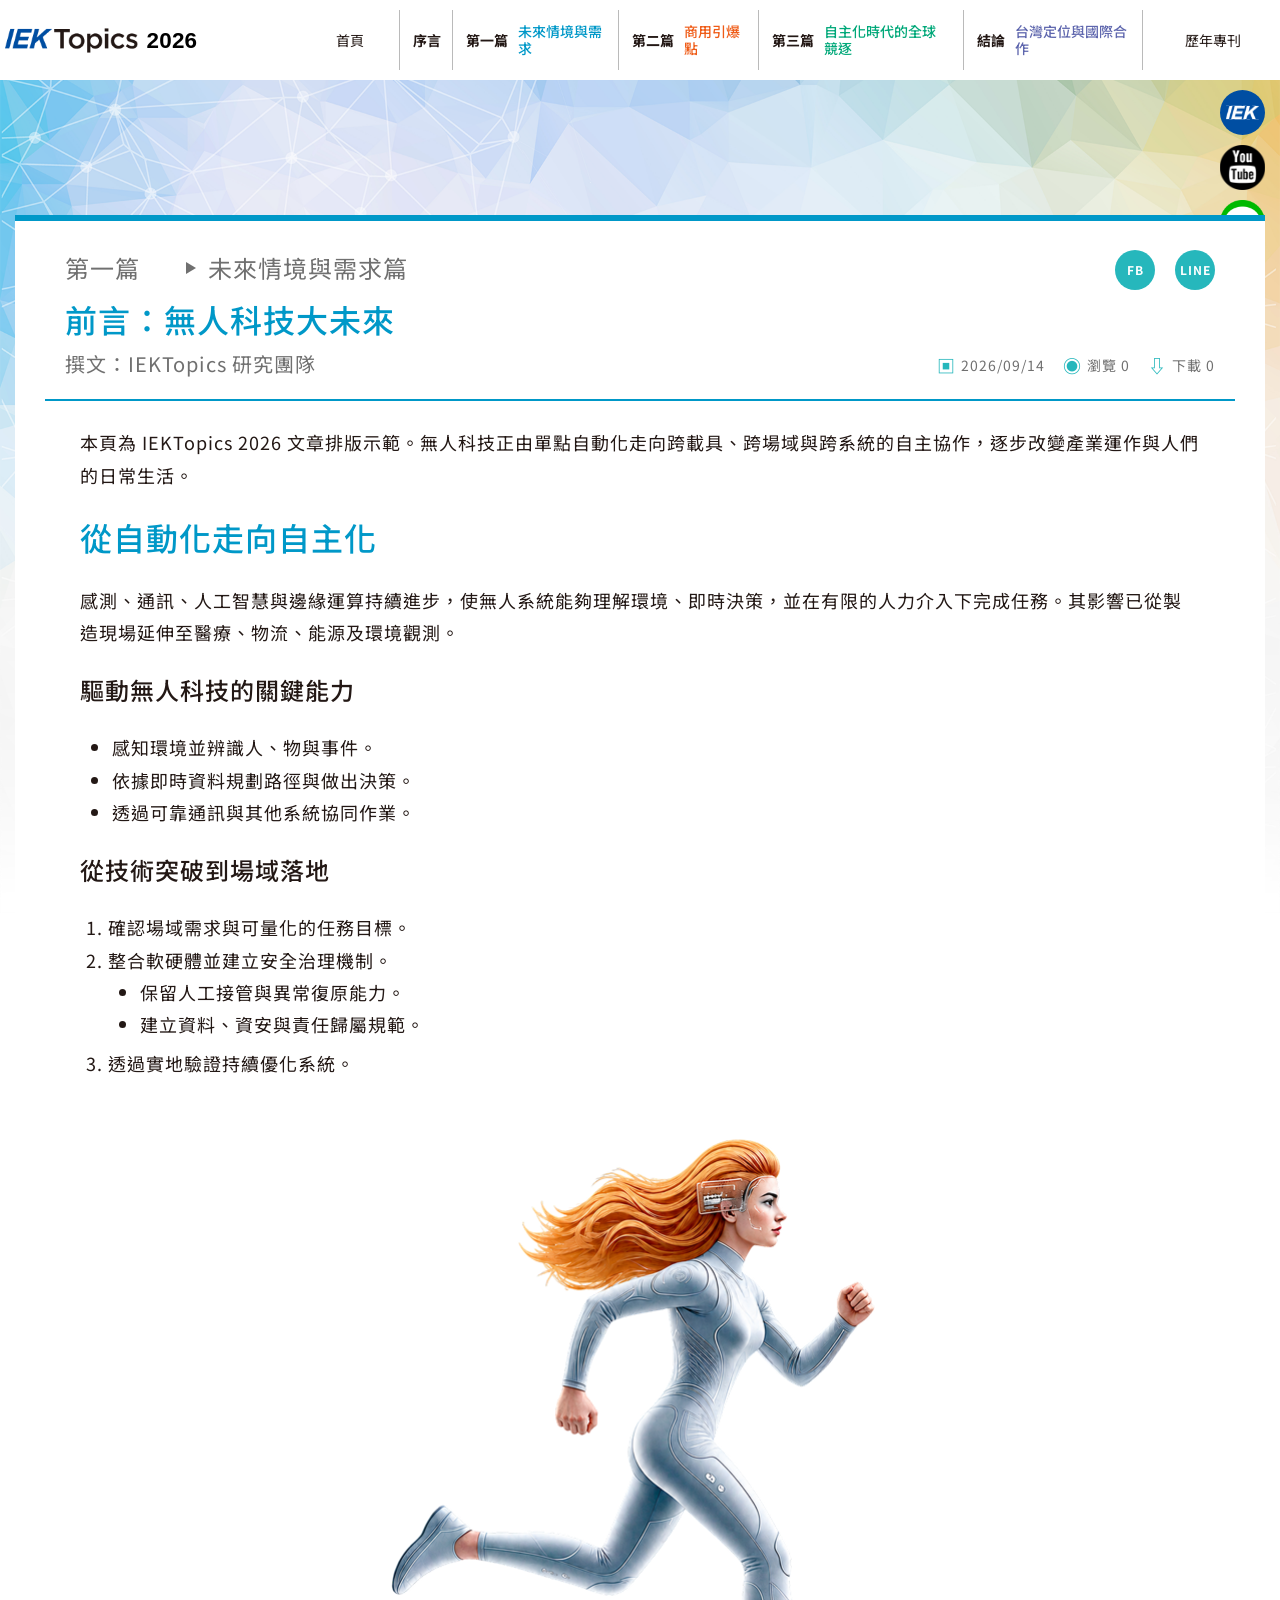
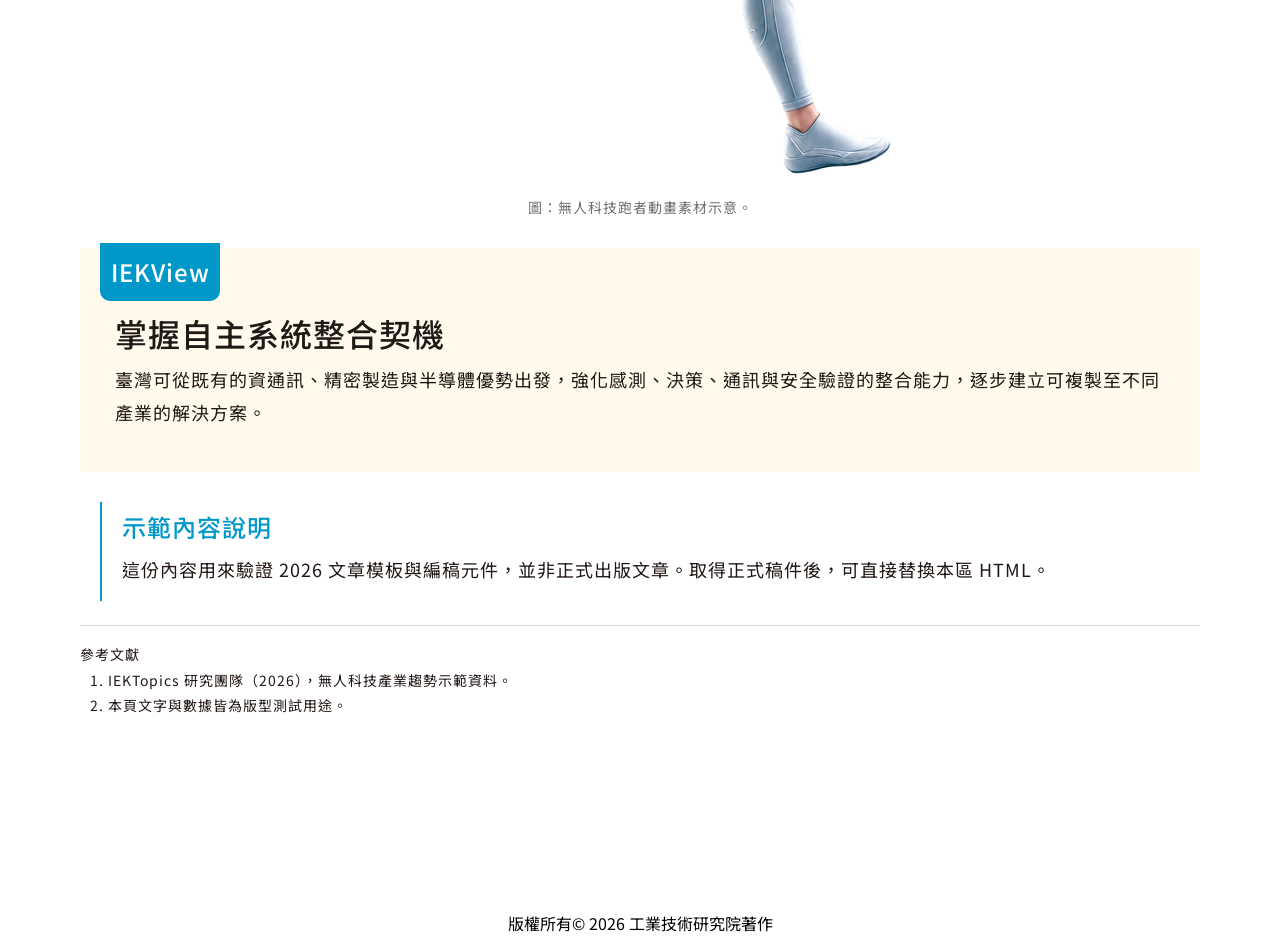
<file: article.html>
<!DOCTYPE html>
<html lang="zh-Hant-TW">
<head>
    <meta charset="UTF-8">
    <meta name="viewport" content="width=device-width, initial-scale=1.0">
    <meta http-equiv="X-UA-Compatible" content="ie=edge">
    <meta name="format-detection" content="telephone=no">
    <meta name="format-detection" content="email=no">
    <title>IEKTopics 2026｜前言：無人科技大未來</title>
    <link rel="stylesheet" href="css/main.css">
    <link rel="stylesheet" href="css/header.css?20260915a">
    <link rel="stylesheet" href="css/article.css?20260915a">
</head>
<body class="articleBody">
    <div id="app">
        <header id="header">
            <div class="headerContent">
                <div class="logo">
                    <a href="./index.html" aria-label="IEK Topics 2026 首頁">
                        <span class="logoArtwork" aria-hidden="true">
                            <img src="./images/logo.png" alt="" draggable="false">
                        </span>
                        <span class="logoYear" aria-hidden="true">2026</span>
                    </a>
                </div>
                <button type="button" id="menuBtn" aria-controls="site-nav" aria-expanded="false" aria-label="開啟選單">
                    <span aria-hidden="true"></span>
                </button>
                <nav id="site-nav" aria-label="主選單">
                    <ul class="mainMenu" id="main-menu"></ul>
                </nav>
            </div>
        </header>

        <main class="article" style="--article-color: #0098c8;">
            <div class="article__wrap">
                <article class="article__main">
                    <header class="article__header">
                        <div class="article__header--top">
                            <div class="article__share" aria-label="分享文章">
                                <a id="share-facebook" href="https://www.facebook.com/sharer/sharer.php" target="_blank" rel="noopener" aria-label="分享到 Facebook">FB</a>
                                <a id="share-line" href="https://social-plugins.line.me/lineit/share" target="_blank" rel="noopener" aria-label="分享到 LINE">LINE</a>
                            </div>
                            <div class="label"><span>第一篇</span><span>未來情境與需求篇</span></div>
                        </div>
                        <h1 class="article__header--title">前言：無人科技大未來</h1>
                        <div class="article__header--bottom">
                            <p class="author">撰文：IEKTopics 研究團隊</p>
                            <div class="article__info" aria-label="文章資訊">
                                <span><b aria-hidden="true">▣</b> 2026/09/14</span>
                                <span><b aria-hidden="true">◉</b> 瀏覽 0</span>
                                <span><b aria-hidden="true">⇩</b> 下載 0</span>
                            </div>
                        </div>
                    </header>

                    <!-- 正式文章請直接在 article__content 內依 description.html 的格式編輯。 -->
                    <div class="article__content">
                        <p>本頁為 IEKTopics 2026 文章排版示範。無人科技正由單點自動化走向跨載具、跨場域與跨系統的自主協作，逐步改變產業運作與人們的日常生活。</p>

                        <h1 class="txtGreen">從自動化走向自主化</h1>
                        <p>感測、通訊、人工智慧與邊緣運算持續進步，使無人系統能夠理解環境、即時決策，並在有限的人力介入下完成任務。其影響已從製造現場延伸至醫療、物流、能源及環境觀測。</p>

                        <h2>驅動無人科技的關鍵能力</h2>
                        <ul>
                            <li>感知環境並辨識人、物與事件。</li>
                            <li>依據即時資料規劃路徑與做出決策。</li>
                            <li>透過可靠通訊與其他系統協同作業。</li>
                        </ul>

                        <h2>從技術突破到場域落地</h2>
                        <ol>
                            <li>確認場域需求與可量化的任務目標。</li>
                            <li>整合軟硬體並建立安全治理機制。
                                <ul>
                                    <li>保留人工接管與異常復原能力。</li>
                                    <li>建立資料、資安與責任歸屬規範。</li>
                                </ul>
                            </li>
                            <li>透過實地驗證持續優化系統。</li>
                        </ol>

                        <figure>
                            <img src="./images/runner-01.png" alt="無人科技跑者動畫素材示意圖" draggable="false">
                            <figcaption>圖：無人科技跑者動畫素材示意。</figcaption>
                        </figure>

                        <div class="article__iekview">
                            <div class="iekview__main">
                                <p class="iekview__label">IEKView</p>
                                <div class="iekview__main--content">
                                    <h1>掌握自主系統整合契機</h1>
                                    <p>臺灣可從既有的資通訊、精密製造與半導體優勢出發，強化感測、決策、通訊與安全驗證的整合能力，逐步建立可複製至不同產業的解決方案。</p>
                                </div>
                            </div>
                        </div>

                        <div class="article__iekview">
                            <div class="iekview__into">
                                <h2 class="txtGreen">示範內容說明</h2>
                                <p>這份內容用來驗證 2026 文章模板與編稿元件，並非正式出版文章。取得正式稿件後，可直接替換本區 HTML。</p>
                            </div>
                        </div>

                        <div class="article__note">
                            <p>參考文獻</p>
                            <ol>
                                <li>IEKTopics 研究團隊（2026），無人科技產業趨勢示範資料。</li>
                                <li>本頁文字與數據皆為版型測試用途。</li>
                            </ol>
                        </div>
                    </div>
                </article>

                <div class="article__download" aria-label="文章下載資訊">
                    <p>本文檔案：前言：無人科技大未來 <span class="downloadStatus">正式檔案待上線</span></p>
                </div>
            </div>
        </main>

        <aside class="floatBtn" aria-label="外部服務">
            <a class="iek" href="https://ieknet.iek.org.tw" target="_blank" rel="noopener">
                <img src="./images/nav-iek.svg" alt="IEK" draggable="false">
            </a>
            <a class="youtube" href="https://www.youtube.com/user/ITRIIEK" target="_blank" rel="noopener">
                <img src="./images/nav-youtube.svg" alt="YouTube" draggable="false">
            </a>
            <a class="line" href="https://s.no8.io/link/channels/sjicz8Tp4T" target="_blank" rel="noopener">
                <img src="./images/nav-line.svg" alt="LINE" draggable="false">
            </a>
        </aside>

        <footer id="Footer" class="articleFooter">
            <div>版權所有© <script>document.write(new Date().getFullYear());</script> 工業技術研究院著作</div>
        </footer>
    </div>
    <script src="./js/article-data.js?20261020a"></script>
    <script src="./js/header-menu.js?20261020a"></script>
    <script>
        (function () {
            var url = encodeURIComponent(window.location.href);
            document.getElementById('share-facebook').href = 'https://www.facebook.com/sharer/sharer.php?u=' + url;
            document.getElementById('share-line').href = 'https://social-plugins.line.me/lineit/share?url=' + url;
        }());
    </script>
</body>
</html>
</file>
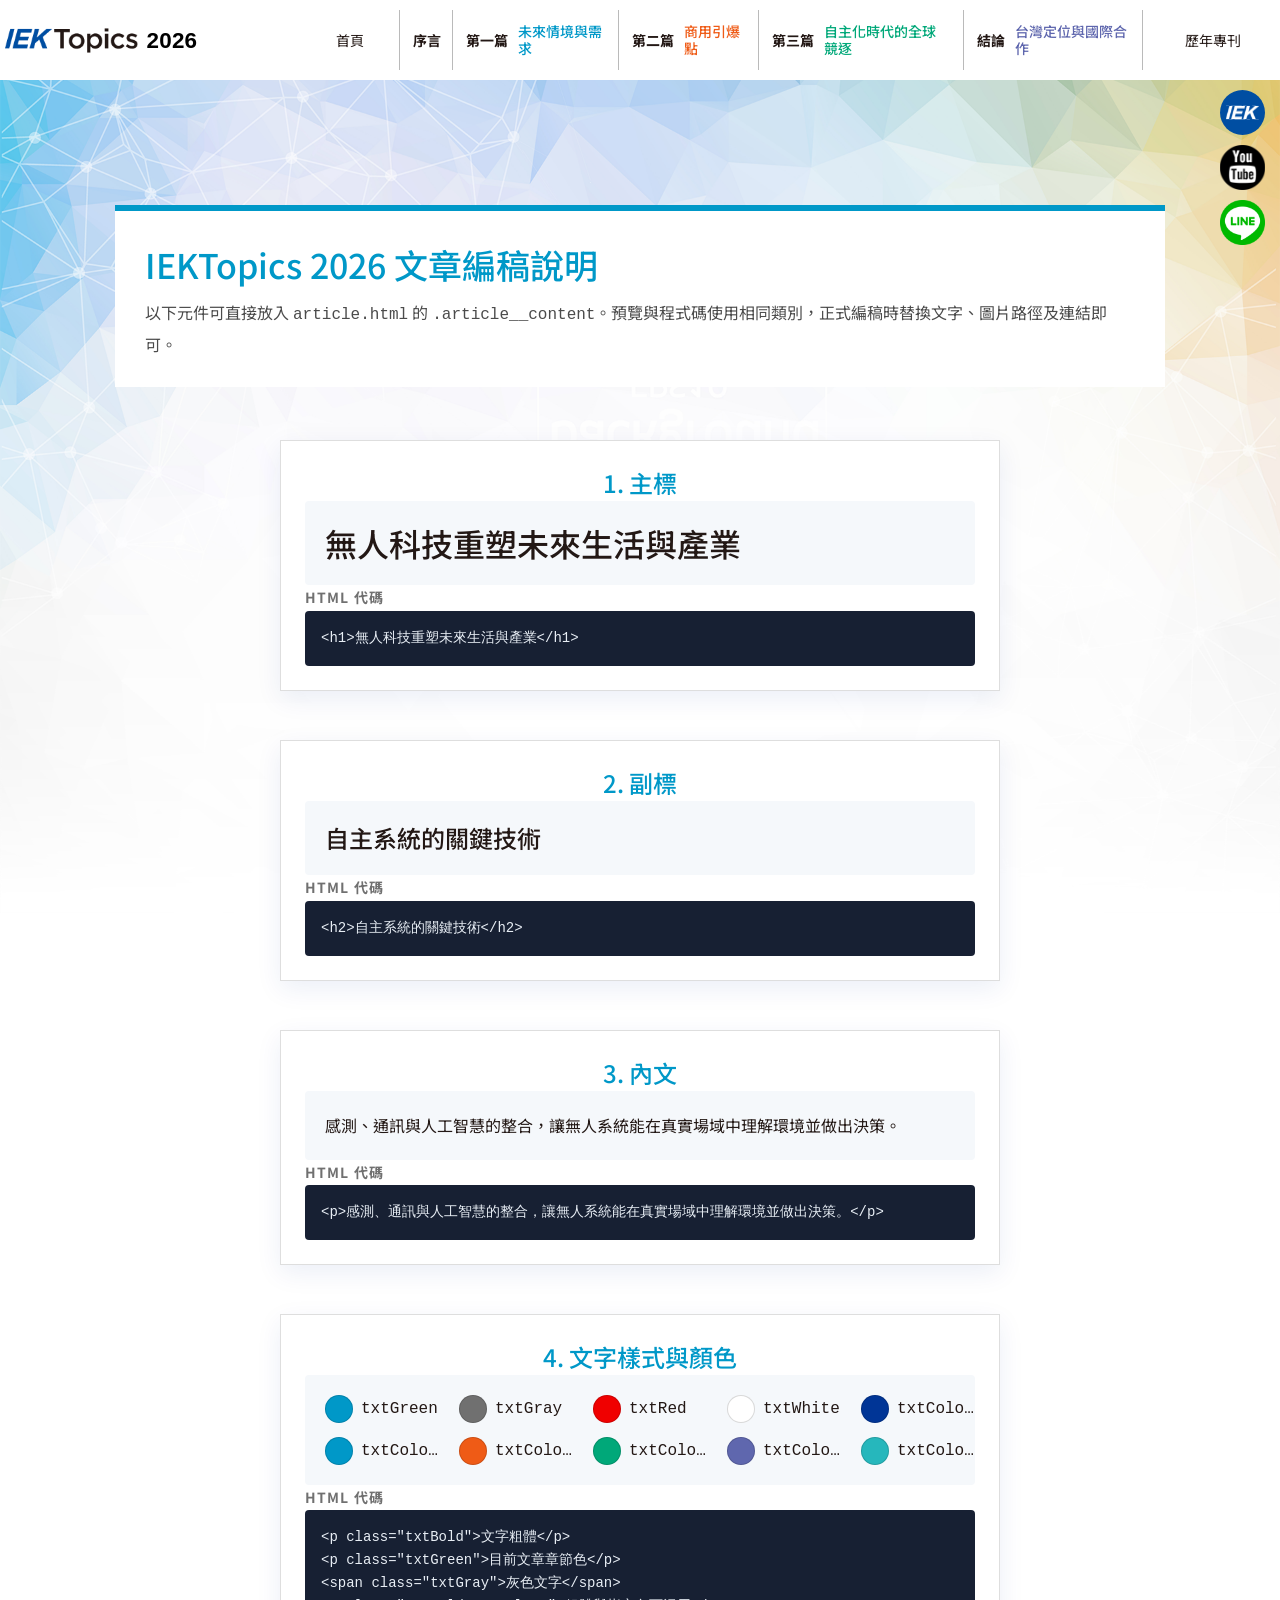
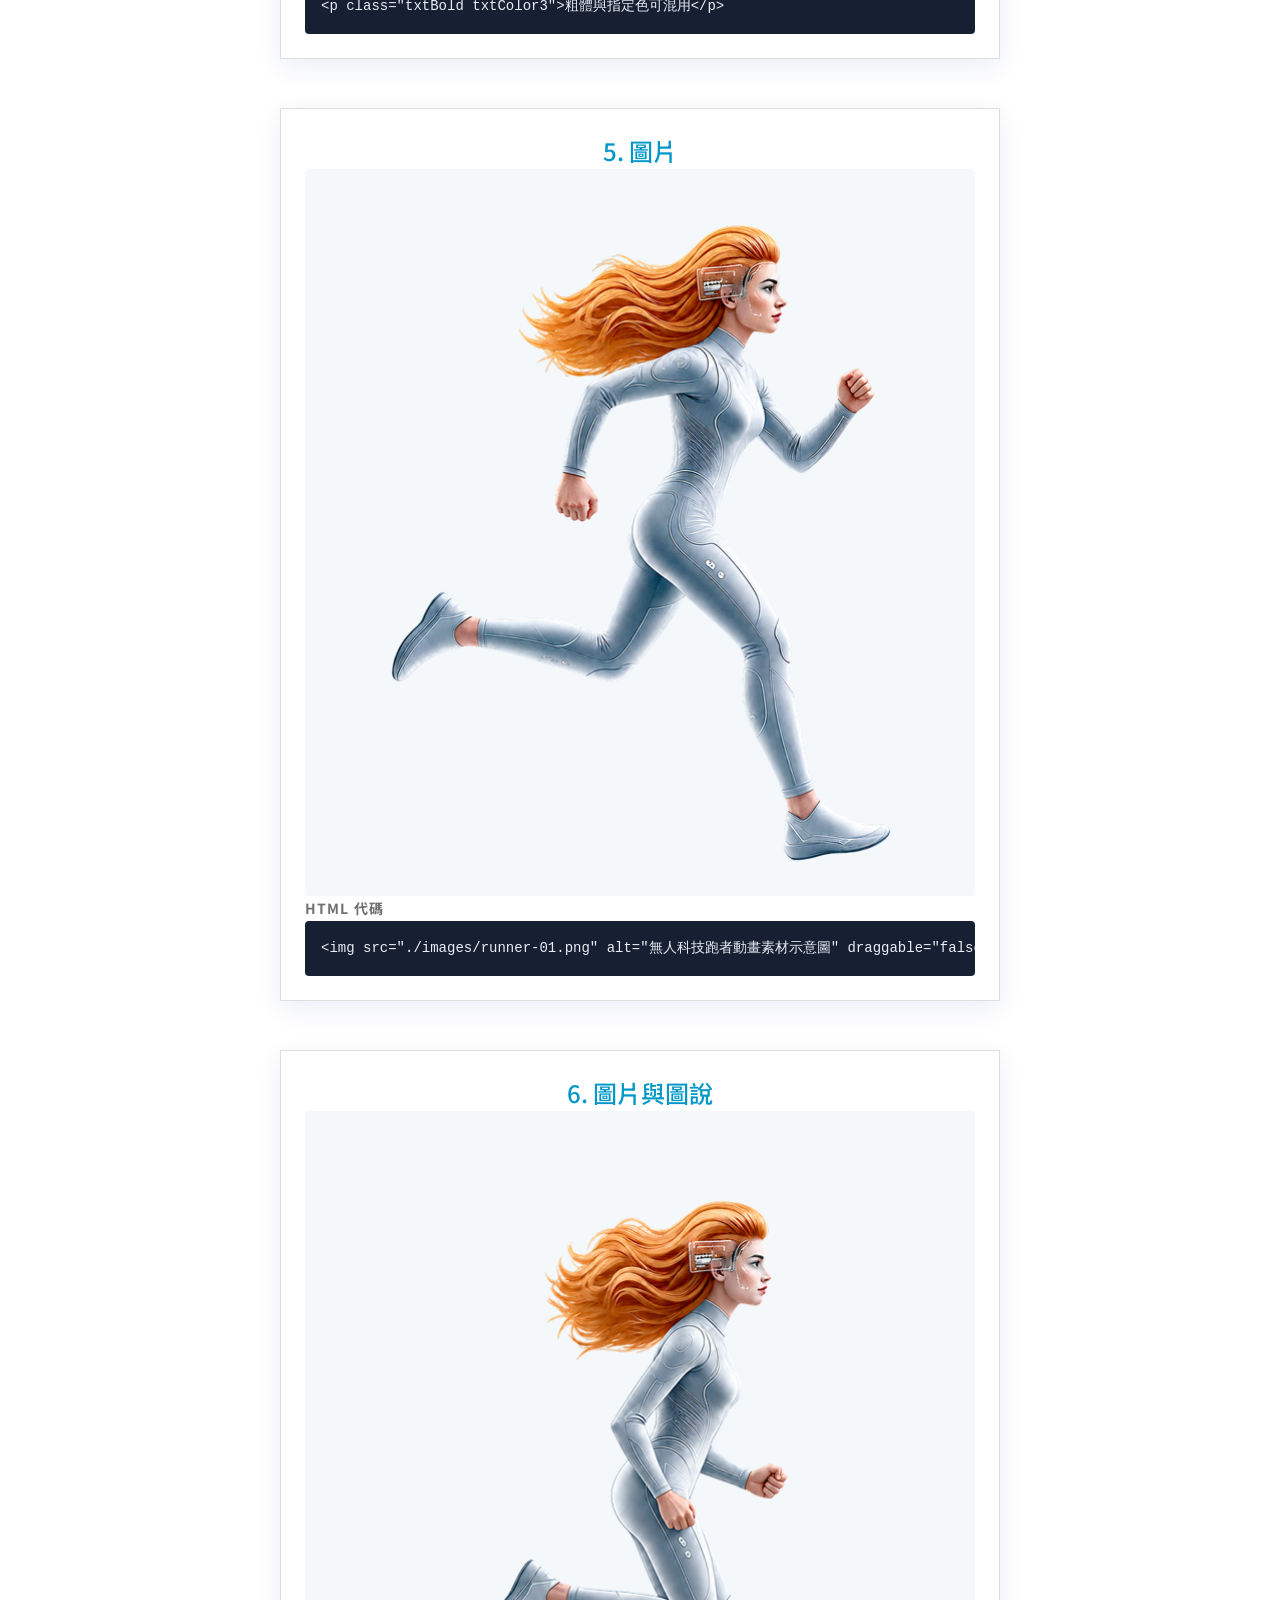
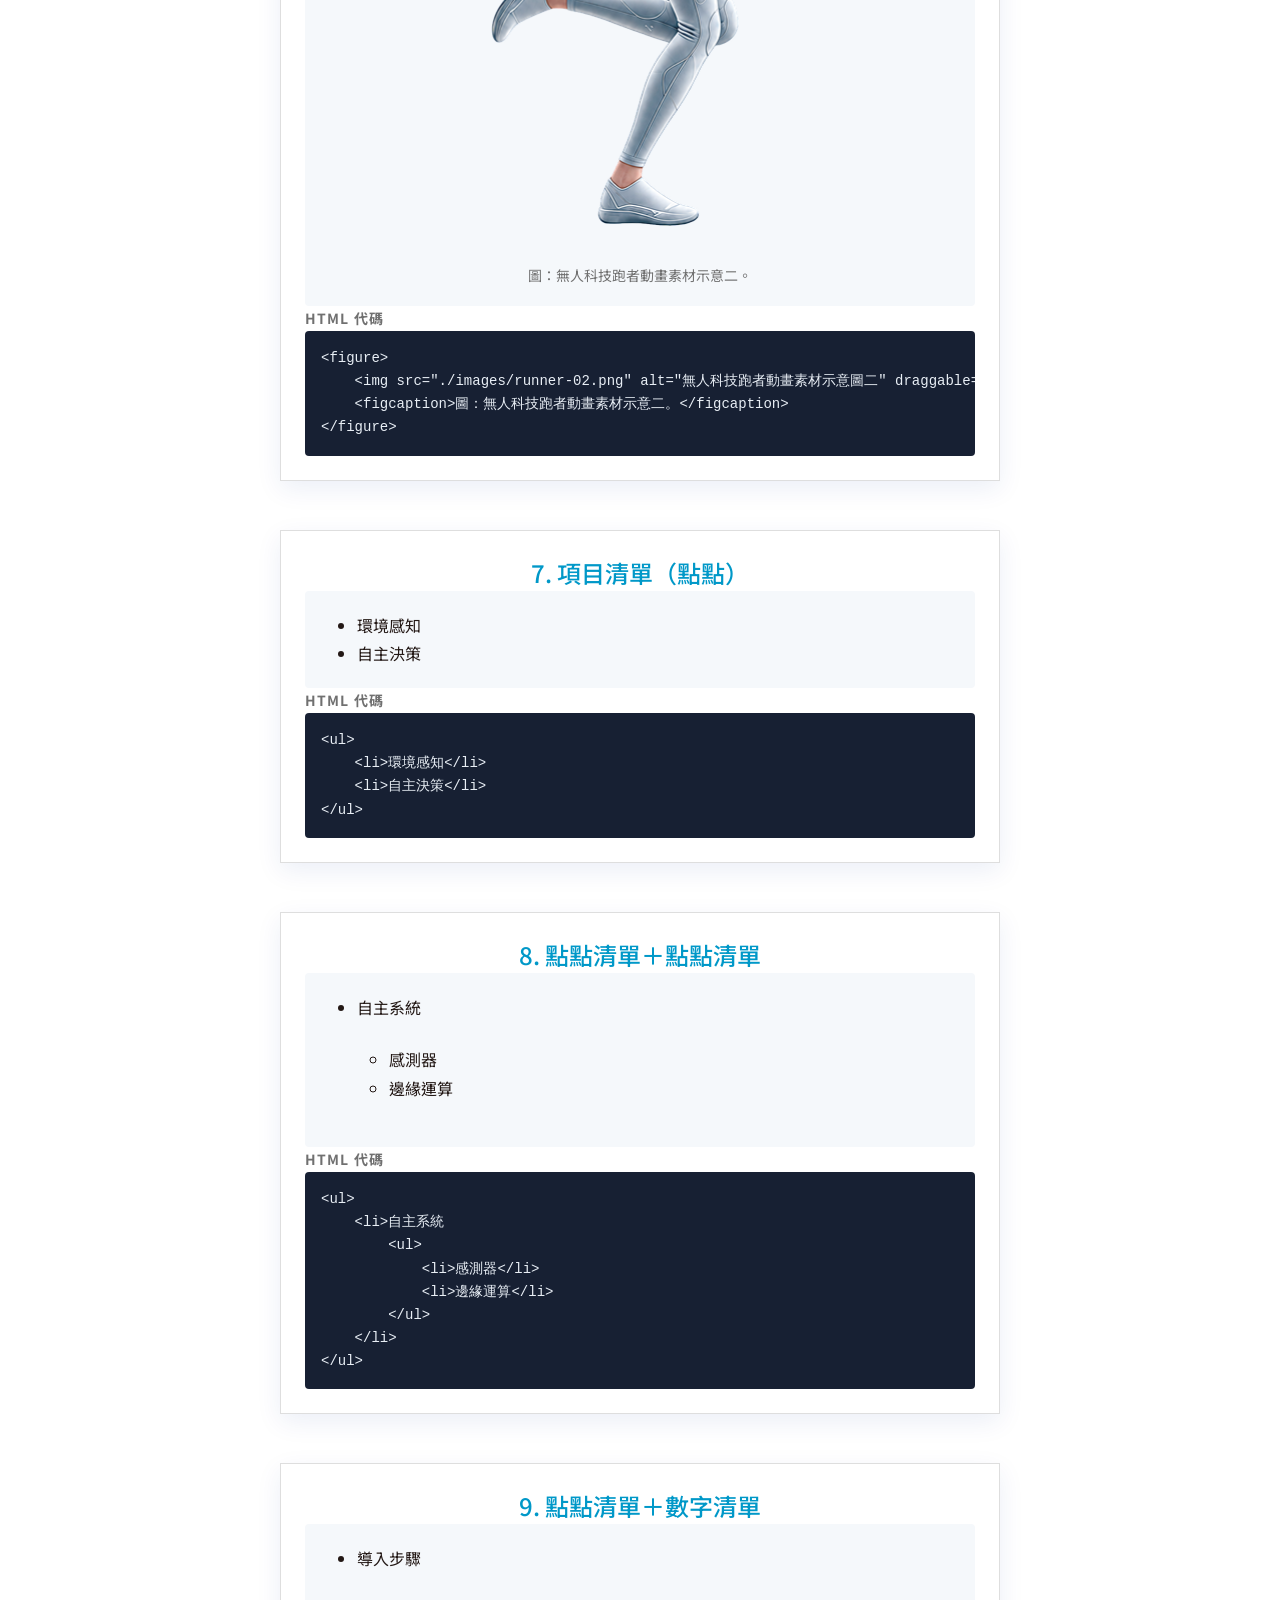
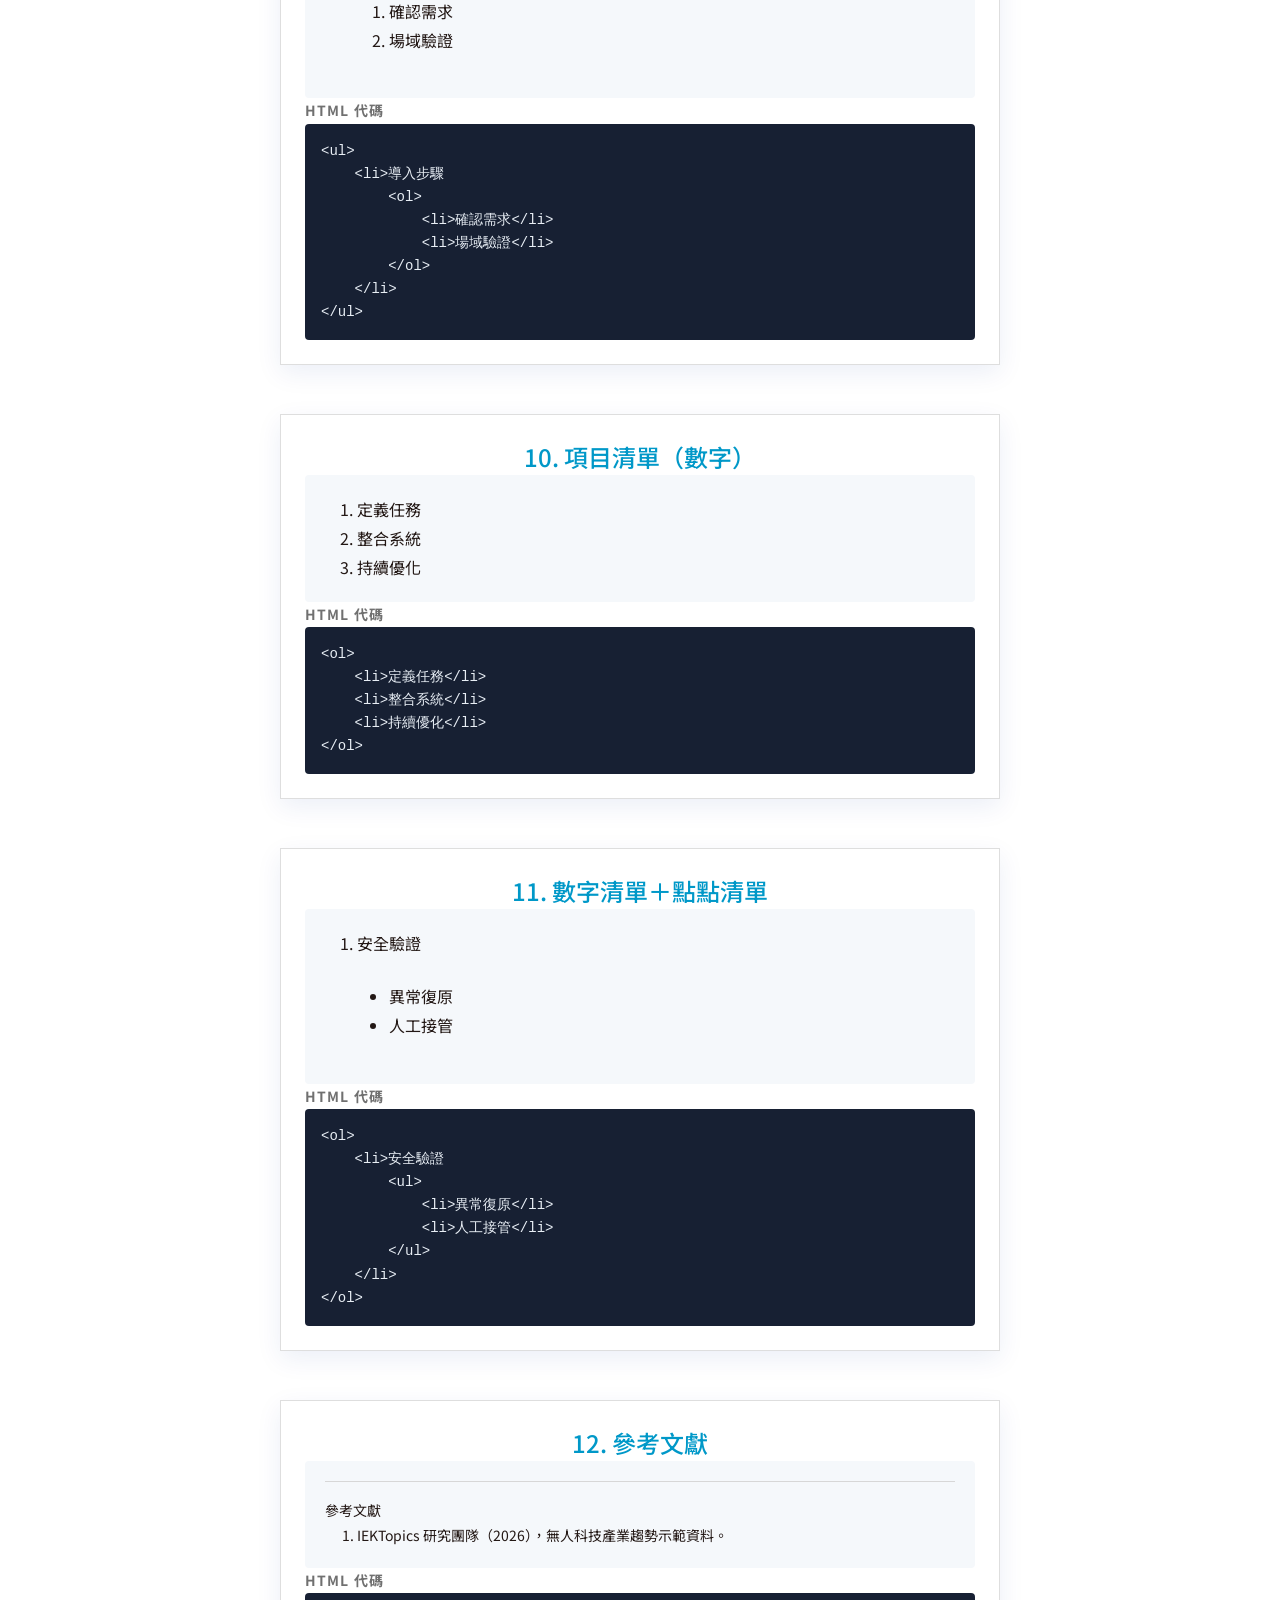
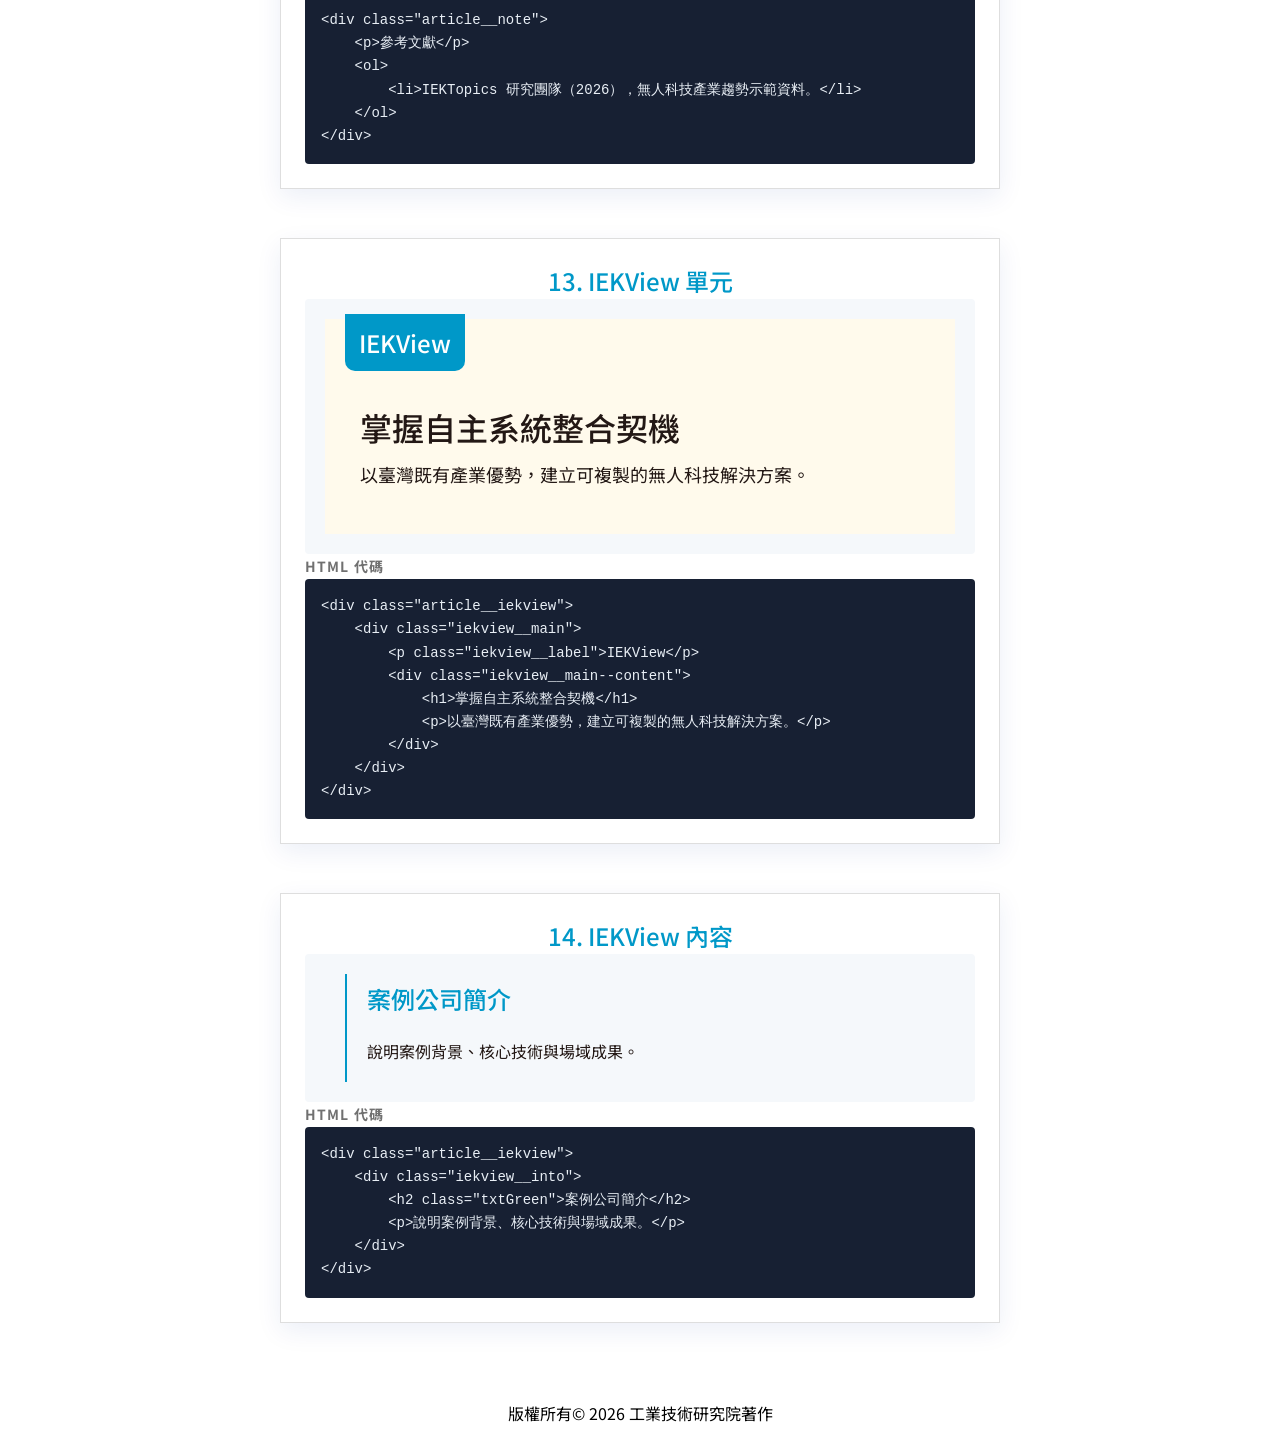
<file: description.html>
<!DOCTYPE html>
<html lang="zh-Hant-TW">
<head>
    <meta charset="UTF-8">
    <meta name="viewport" content="width=device-width, initial-scale=1.0">
    <meta http-equiv="X-UA-Compatible" content="ie=edge">
    <meta name="format-detection" content="telephone=no">
    <meta name="format-detection" content="email=no">
    <title>IEKTopics 2026｜文章編稿說明</title>
    <link rel="stylesheet" href="css/main.css">
    <link rel="stylesheet" href="css/header.css?20260915a">
    <link rel="stylesheet" href="css/article.css?20260915a">
    <link rel="stylesheet" href="css/description.css?20260915a">
</head>
<body class="descriptionBody">
    <div id="app">
        <header id="header">
            <div class="headerContent">
                <div class="logo">
                    <a href="./index.html" aria-label="IEK Topics 2026 首頁">
                        <span class="logoArtwork" aria-hidden="true"><img src="./images/logo.png" alt="" draggable="false"></span>
                        <span class="logoYear" aria-hidden="true">2026</span>
                    </a>
                </div>
                <button type="button" id="menuBtn" aria-controls="site-nav" aria-expanded="false" aria-label="開啟選單"><span aria-hidden="true"></span></button>
                <nav id="site-nav" aria-label="主選單"><ul class="mainMenu" id="main-menu"></ul></nav>
            </div>
        </header>

        <main class="description" style="--article-color: #0098c8;">
            <div class="description__wrap">
                <section class="description__intro">
                    <h1>IEKTopics 2026 文章編稿說明</h1>
                    <p>以下元件可直接放入 <code>article.html</code> 的 <code>.article__content</code>。預覽與程式碼使用相同類別，正式編稿時替換文字、圖片路徑及連結即可。</p>
                </section>

                <div class="description__main">
                    <section class="codeBlock">
                        <h2 class="codeBlock__title">1. 主標</h2>
                        <div class="codeBlock__preview descriptionPreview"><h1>無人科技重塑未來生活與產業</h1></div>
                        <p class="codeBlock__codeTitle">HTML 代碼</p>
                        <pre><code>&lt;h1&gt;無人科技重塑未來生活與產業&lt;/h1&gt;</code></pre>
                    </section>

                    <section class="codeBlock">
                        <h2 class="codeBlock__title">2. 副標</h2>
                        <div class="codeBlock__preview descriptionPreview"><h2>自主系統的關鍵技術</h2></div>
                        <p class="codeBlock__codeTitle">HTML 代碼</p>
                        <pre><code>&lt;h2&gt;自主系統的關鍵技術&lt;/h2&gt;</code></pre>
                    </section>

                    <section class="codeBlock">
                        <h2 class="codeBlock__title">3. 內文</h2>
                        <div class="codeBlock__preview descriptionPreview"><p>感測、通訊與人工智慧的整合，讓無人系統能在真實場域中理解環境並做出決策。</p></div>
                        <p class="codeBlock__codeTitle">HTML 代碼</p>
                        <pre><code>&lt;p&gt;感測、通訊與人工智慧的整合，讓無人系統能在真實場域中理解環境並做出決策。&lt;/p&gt;</code></pre>
                    </section>

                    <section class="codeBlock">
                        <h2 class="codeBlock__title">4. 文字樣式與顏色</h2>
                        <div class="codeBlock__preview">
                            <div class="palette">
                                <div class="palette__item"><i class="palette__color palette__color--green"></i><code>txtGreen</code></div>
                                <div class="palette__item"><i class="palette__color palette__color--gray"></i><code>txtGray</code></div>
                                <div class="palette__item"><i class="palette__color palette__color--red"></i><code>txtRed</code></div>
                                <div class="palette__item"><i class="palette__color palette__color--white"></i><code>txtWhite</code></div>
                                <div class="palette__item"><i class="palette__color palette__color--1"></i><code>txtColor1</code></div>
                                <div class="palette__item"><i class="palette__color palette__color--2"></i><code>txtColor2</code></div>
                                <div class="palette__item"><i class="palette__color palette__color--3"></i><code>txtColor3</code></div>
                                <div class="palette__item"><i class="palette__color palette__color--4"></i><code>txtColor4</code></div>
                                <div class="palette__item"><i class="palette__color palette__color--5"></i><code>txtColor5</code></div>
                                <div class="palette__item"><i class="palette__color palette__color--6"></i><code>txtColor6</code></div>
                            </div>
                        </div>
                        <p class="codeBlock__codeTitle">HTML 代碼</p>
                        <pre><code>&lt;p class="txtBold"&gt;文字粗體&lt;/p&gt;
&lt;p class="txtGreen"&gt;目前文章章節色&lt;/p&gt;
&lt;span class="txtGray"&gt;灰色文字&lt;/span&gt;
&lt;p class="txtBold txtColor3"&gt;粗體與指定色可混用&lt;/p&gt;</code></pre>
                    </section>

                    <section class="codeBlock">
                        <h2 class="codeBlock__title">5. 圖片</h2>
                        <div class="codeBlock__preview descriptionPreview"><img src="./images/runner-01.png" alt="無人科技跑者動畫素材示意圖" draggable="false"></div>
                        <p class="codeBlock__codeTitle">HTML 代碼</p>
                        <pre><code>&lt;img src="./images/runner-01.png" alt="無人科技跑者動畫素材示意圖" draggable="false"&gt;</code></pre>
                    </section>

                    <section class="codeBlock">
                        <h2 class="codeBlock__title">6. 圖片與圖說</h2>
                        <div class="codeBlock__preview descriptionPreview">
                            <figure><img src="./images/runner-02.png" alt="無人科技跑者動畫素材示意圖二" draggable="false"><figcaption>圖：無人科技跑者動畫素材示意二。</figcaption></figure>
                        </div>
                        <p class="codeBlock__codeTitle">HTML 代碼</p>
                        <pre><code>&lt;figure&gt;
    &lt;img src="./images/runner-02.png" alt="無人科技跑者動畫素材示意圖二" draggable="false"&gt;
    &lt;figcaption&gt;圖：無人科技跑者動畫素材示意二。&lt;/figcaption&gt;
&lt;/figure&gt;</code></pre>
                    </section>

                    <section class="codeBlock">
                        <h2 class="codeBlock__title">7. 項目清單（點點）</h2>
                        <div class="codeBlock__preview descriptionPreview"><ul><li>環境感知</li><li>自主決策</li></ul></div>
                        <p class="codeBlock__codeTitle">HTML 代碼</p>
                        <pre><code>&lt;ul&gt;
    &lt;li&gt;環境感知&lt;/li&gt;
    &lt;li&gt;自主決策&lt;/li&gt;
&lt;/ul&gt;</code></pre>
                    </section>

                    <section class="codeBlock">
                        <h2 class="codeBlock__title">8. 點點清單＋點點清單</h2>
                        <div class="codeBlock__preview descriptionPreview"><ul><li>自主系統<ul><li>感測器</li><li>邊緣運算</li></ul></li></ul></div>
                        <p class="codeBlock__codeTitle">HTML 代碼</p>
                        <pre><code>&lt;ul&gt;
    &lt;li&gt;自主系統
        &lt;ul&gt;
            &lt;li&gt;感測器&lt;/li&gt;
            &lt;li&gt;邊緣運算&lt;/li&gt;
        &lt;/ul&gt;
    &lt;/li&gt;
&lt;/ul&gt;</code></pre>
                    </section>

                    <section class="codeBlock">
                        <h2 class="codeBlock__title">9. 點點清單＋數字清單</h2>
                        <div class="codeBlock__preview descriptionPreview"><ul><li>導入步驟<ol><li>確認需求</li><li>場域驗證</li></ol></li></ul></div>
                        <p class="codeBlock__codeTitle">HTML 代碼</p>
                        <pre><code>&lt;ul&gt;
    &lt;li&gt;導入步驟
        &lt;ol&gt;
            &lt;li&gt;確認需求&lt;/li&gt;
            &lt;li&gt;場域驗證&lt;/li&gt;
        &lt;/ol&gt;
    &lt;/li&gt;
&lt;/ul&gt;</code></pre>
                    </section>

                    <section class="codeBlock">
                        <h2 class="codeBlock__title">10. 項目清單（數字）</h2>
                        <div class="codeBlock__preview descriptionPreview"><ol><li>定義任務</li><li>整合系統</li><li>持續優化</li></ol></div>
                        <p class="codeBlock__codeTitle">HTML 代碼</p>
                        <pre><code>&lt;ol&gt;
    &lt;li&gt;定義任務&lt;/li&gt;
    &lt;li&gt;整合系統&lt;/li&gt;
    &lt;li&gt;持續優化&lt;/li&gt;
&lt;/ol&gt;</code></pre>
                    </section>

                    <section class="codeBlock">
                        <h2 class="codeBlock__title">11. 數字清單＋點點清單</h2>
                        <div class="codeBlock__preview descriptionPreview"><ol><li>安全驗證<ul><li>異常復原</li><li>人工接管</li></ul></li></ol></div>
                        <p class="codeBlock__codeTitle">HTML 代碼</p>
                        <pre><code>&lt;ol&gt;
    &lt;li&gt;安全驗證
        &lt;ul&gt;
            &lt;li&gt;異常復原&lt;/li&gt;
            &lt;li&gt;人工接管&lt;/li&gt;
        &lt;/ul&gt;
    &lt;/li&gt;
&lt;/ol&gt;</code></pre>
                    </section>

                    <section class="codeBlock">
                        <h2 class="codeBlock__title">12. 參考文獻</h2>
                        <div class="codeBlock__preview descriptionPreview"><div class="article__note"><p>參考文獻</p><ol><li>IEKTopics 研究團隊（2026），無人科技產業趨勢示範資料。</li></ol></div></div>
                        <p class="codeBlock__codeTitle">HTML 代碼</p>
                        <pre><code>&lt;div class="article__note"&gt;
    &lt;p&gt;參考文獻&lt;/p&gt;
    &lt;ol&gt;
        &lt;li&gt;IEKTopics 研究團隊（2026），無人科技產業趨勢示範資料。&lt;/li&gt;
    &lt;/ol&gt;
&lt;/div&gt;</code></pre>
                    </section>

                    <section class="codeBlock">
                        <h2 class="codeBlock__title">13. IEKView 單元</h2>
                        <div class="codeBlock__preview descriptionPreview">
                            <div class="article__iekview"><div class="iekview__main"><p class="iekview__label">IEKView</p><div class="iekview__main--content"><h1>掌握自主系統整合契機</h1><p>以臺灣既有產業優勢，建立可複製的無人科技解決方案。</p></div></div></div>
                        </div>
                        <p class="codeBlock__codeTitle">HTML 代碼</p>
                        <pre><code>&lt;div class="article__iekview"&gt;
    &lt;div class="iekview__main"&gt;
        &lt;p class="iekview__label"&gt;IEKView&lt;/p&gt;
        &lt;div class="iekview__main--content"&gt;
            &lt;h1&gt;掌握自主系統整合契機&lt;/h1&gt;
            &lt;p&gt;以臺灣既有產業優勢，建立可複製的無人科技解決方案。&lt;/p&gt;
        &lt;/div&gt;
    &lt;/div&gt;
&lt;/div&gt;</code></pre>
                    </section>

                    <section class="codeBlock">
                        <h2 class="codeBlock__title">14. IEKView 內容</h2>
                        <div class="codeBlock__preview descriptionPreview">
                            <div class="article__iekview"><div class="iekview__into"><h2 class="txtGreen">案例公司簡介</h2><p>說明案例背景、核心技術與場域成果。</p></div></div>
                        </div>
                        <p class="codeBlock__codeTitle">HTML 代碼</p>
                        <pre><code>&lt;div class="article__iekview"&gt;
    &lt;div class="iekview__into"&gt;
        &lt;h2 class="txtGreen"&gt;案例公司簡介&lt;/h2&gt;
        &lt;p&gt;說明案例背景、核心技術與場域成果。&lt;/p&gt;
    &lt;/div&gt;
&lt;/div&gt;</code></pre>
                    </section>
                </div>
            </div>
        </main>

        <aside class="floatBtn" aria-label="外部服務">
            <a class="iek" href="https://ieknet.iek.org.tw" target="_blank" rel="noopener"><img src="./images/nav-iek.svg" alt="IEK" draggable="false"></a>
            <a class="youtube" href="https://www.youtube.com/user/ITRIIEK" target="_blank" rel="noopener"><img src="./images/nav-youtube.svg" alt="YouTube" draggable="false"></a>
            <a class="line" href="https://s.no8.io/link/channels/sjicz8Tp4T" target="_blank" rel="noopener"><img src="./images/nav-line.svg" alt="LINE" draggable="false"></a>
        </aside>

        <footer id="Footer" class="descriptionFooter"><div>版權所有© <script>document.write(new Date().getFullYear());</script> 工業技術研究院著作</div></footer>
    </div>
    <script src="./js/article-data.js?20261020a"></script>
    <script src="./js/header-menu.js?20261020a"></script>
</body>
</html>
</file>
<file: css/header.css>
/* Header and Frame-based navigation for IEKTopics 2026. */
#legacy-site-nav {
    display: none !important;
}

#header,
.index__main {
    margin-top: 0;
}

#header {
    position: fixed;
    top: 0;
    height: auto;
    min-height: 80px;
    background: #fff;
    box-shadow: none;
    z-index: 100;
}

#header > .headerContent {
    max-width: 1920px;
    height: auto;
    min-height: 80px;
    padding: 0 24px;
}

#header .logo > a {
    display: flex;
    align-items: center;
    width: 288px;
    height: 35px;
    overflow: hidden;
}

/* Keep the brand title compact at every viewport size. */
#header .logo {
    transform: scale(.7);
    transform-origin: left center;
}

#header .logoArtwork {
    display: block;
    flex: 0 0 202px;
    width: 202px;
    height: 35px;
    overflow: hidden;
}

#header .logoArtwork img {
    display: block;
    width: 288px;
    max-width: none;
    height: 35px;
}

#header .logoYear {
    display: block;
    flex: 0 0 auto;
    color: #000;
    font-family: Arial, Helvetica, sans-serif;
    font-size: 32px;
    font-weight: 700;
    line-height: 35px;
    letter-spacing: .4px;
    white-space: nowrap;
}

#header #menuBtn {
    margin: 0;
    padding: 0;
    border: 0;
    background: transparent;
    cursor: pointer;
}

#header .mainMenu {
    height: auto;
    min-height: 80px;
}

#header .mainMenu > li {
    flex: 0 0 auto;
}

#header .mainMenu > li + li::before {
    top: 10px;
    height: 60px;
    background: #bababa;
}

#header .mainTitle,
#header .navGroup {
    color: #231815;
}

#header .mainTitle {
    display: flex;
    align-items: center;
    height: auto;
    min-height: 80px;
    padding: 0 28px;
    white-space: nowrap;
}

#header .navGroup {
    position: relative;
    height: auto;
    min-height: 80px;
    cursor: pointer;
}

#header .navTitle {
    display: flex;
    align-items: center;
    width: 100%;
    height: auto;
    min-height: 80px;
    padding: 0 28px;
    white-space: normal;
}

#header .navTitle .chapter {
    flex: 0 0 auto;
    font-size: 16px;
    font-weight: 700;
    white-space: nowrap;
}

#header .navTitle .text {
    min-width: 0;
    flex: 1 1 auto;
    max-width: 180px;
    margin-left: 20px;
    color: var(--section-color);
    font-size: 16px;
    font-weight: 500;
    line-height: 1.25;
    white-space: normal;
    overflow-wrap: anywhere;
}

/* Override the legacy 2025 nth-child palette with the 2026 section data. */
#header .mainMenu li.navSection .navTitle .text {
    color: var(--section-color);
}

#header .navSection--chapter-2 .navTitle .text,
#header .navSection--chapter-3 .navTitle .text,
#header .navSection--conclusion .navTitle .text {
    max-width: 190px;
}

#header .subMenu {
    position: absolute;
    top: var(--nav-height);
    left: 0;
    display: none;
    width: 380px;
    max-width: calc(100vw - 24px);
    padding: 5px 12px 0;
    color: #231815;
    background: rgba(255, 255, 255, .9);
    box-shadow: none;
    z-index: 110;
}

#header .subMenu::before {
    background: var(--section-color);
}

#header .navGroup:hover .subMenu,
#header .navGroup:focus-within .subMenu,
#header .navGroup.is-open .subMenu {
    display: block;
}

#header .subMenu .list {
    display: block;
    padding: 12px 10px;
    border-top: 1px solid #bababa;
    font-size: 16px;
    line-height: 1.5;
}

#header .subMenu .list:first-child {
    border-top: 0;
}

#header .subMenu .list a {
    display: block;
    color: #231815;
    font-size: 16px;
    line-height: 1.5;
}

#header .menuCategory + .menuCategory {
    margin-top: 0;
}

#header .menuCategoryTitle {
    padding: 8px 10px 7px;
    border-top: 1px solid #bababa;
    color: var(--section-color);
    font-size: 20px;
    font-weight: 700;
    line-height: 1.3;
}

/* Frame 6 uses the chapter-two dropdown accent for its top rule and categories. */
#header .mainMenu li.navSection--chapter-2 .subMenu::before {
    background: #26b7bc;
}

#header .navSection--chapter-2 .menuCategoryTitle {
    color: #26b7bc;
}

#header .menuCategory:first-child .menuCategoryTitle {
    border-top: 0;
}

#header .menuCategoryTitle + .list {
    border-top: 0;
}

#header .menuCategory .list {
    padding-top: 13px;
    padding-bottom: 13px;
}

#header .menuCategoryTitle {
    padding-top: 11px;
    padding-bottom: 10px;
}

#header #menuBtn:focus-visible,
#header .mainTitle:focus-visible,
#header .navGroup:focus-visible,
#header .subMenu a:focus-visible {
    outline: 3px solid #f5b335;
    outline-offset: 3px;
}

@media (min-width: 901px) {
    /* Keep the desktop dropdown translucent over the key visual. */
    #header .mainMenu li.navSection .subMenu {
        background: rgba(255, 255, 255, .9);
    }

    #header #menuBtn {
        display: none;
    }

    #header #site-nav {
        position: static;
        top: auto;
        left: auto;
        display: block;
        width: auto;
        height: auto;
        min-height: 80px;
        max-width: calc(100% - 312px);
        max-height: none;
        margin-left: auto;
        overflow: visible;
        background: transparent;
        min-width: 0;
        flex: 0 1 auto;
    }

    #header .mainMenu {
        display: flex;
        flex-direction: row;
        align-items: stretch;
        width: auto;
        height: auto;
        min-height: 80px;
        min-width: 0;
    }

    #header .mainMenu > li {
        flex: 1 1 auto;
        min-width: 0;
    }

    #header .mainMenu > li + li::before {
        top: 10px;
        left: 0;
        width: 1px;
        height: calc(100% - 20px);
        transform: none;
    }

    #header .navHome .mainTitle,
    #header .navHistory .mainTitle {
        padding-right: 28px;
        padding-left: 28px;
    }
}

/* Match the 1920px desktop composition in Frames 5 and 6. */
@media (min-width: 1840px) {
    #header #site-nav {
        width: 1478px;
        max-width: calc(100% - 312px);
        flex-basis: 1478px;
    }

    #header .mainMenu > li {
        flex: 1 1 auto;
    }

    #header .navHome {
        width: 86px;
    }

    #header .navSection--preface {
        width: 91px;
    }

    #header .navSection--chapter-1 {
        width: 286px;
    }

    #header .navSection--chapter-2 {
        width: 289px;
    }

    #header .navSection--chapter-3 {
        width: 292px;
    }

    #header .navSection--conclusion {
        width: 313px;
    }

    #header .navHistory {
        width: 121px;
    }

    #header .mainTitle,
    #header .navTitle {
        width: 100%;
    }

    #header .navTitle .chapter,
    #header .navTitle .text,
    #header .mainTitle .title {
        font-size: 18px;
    }
}

/* Compact desktop navigation between the mobile and wide-desktop layouts. */
@media (min-width: 901px) and (max-width: 1680px) {
    #header > .headerContent {
        padding: 0 5px;
    }

    #header #site-nav {
        max-width: calc(100% - 220px);
    }

    #header .mainMenu {
        height: auto;
        min-height: 80px;
    }

    #header .mainTitle,
    #header .navTitle {
        padding-right: 14px;
        padding-left: 14px;
    }

    #header .navTitle .text {
        max-width: 145px;
        margin-left: 10px;
        font-size: 14px;
    }

    #header .navTitle .chapter,
    #header .mainTitle .title {
        font-size: 14px;
    }

    #header .subMenu {
        top: var(--nav-height);
    }
}

@media (min-width: 901px) and (max-width: 1199px) {
    #header > .headerContent {
        padding: 0 10px;
    }

    #header #site-nav {
        max-width: calc(100% - 185px);
    }

    #header .mainTitle,
    #header .navTitle {
        padding-right: 8px;
        padding-left: 8px;
    }

    #header .navTitle .text {
        min-width: 0;
        max-width: 145px;
        overflow-wrap: anywhere;
        white-space: normal;
    }

    #header .navTitle .chapter,
    #header .mainTitle .title {
        font-size: 13px;
    }
}

@media (max-width: 900px) {
    :root {
        --nav-height: 60px;
    }

    #header {
        height: 60px;
        min-height: 60px;
    }

    #header > .headerContent {
        height: 100%;
        min-height: 0;
        padding: 0 15px;
    }

    #header .logo > a {
        width: 168px;
        height: 21px;
    }

    #header .logoArtwork {
        flex-basis: 118px;
        width: 118px;
        height: 21px;
    }

    #header .logoArtwork img {
        width: 168px;
        height: auto;
    }

    #header .logoYear {
        font-size: 19px;
        line-height: 21px;
        letter-spacing: .2px;
    }

    #header #menuBtn {
        position: relative;
        display: block !important;
        flex: 0 0 30px;
        width: 30px;
        height: 30px;
        margin-left: auto;
        z-index: 101;
    }

    #header #site-nav {
        position: fixed;
        top: 60px;
        left: 0;
        display: flex;
        flex: none;
        justify-content: flex-start;
        width: 100%;
        min-width: 0;
        max-width: none;
        height: auto;
        max-height: calc(100% - 60px);
        margin-left: 0;
        overflow-x: hidden;
        overflow-y: auto;
        background: #fff;
        opacity: 0;
        visibility: hidden;
        pointer-events: none;
        transition: opacity .4s ease, visibility 0s linear .4s;
    }

    #header #menuBtn > span,
    #header #menuBtn > span::before,
    #header #menuBtn > span::after {
        position: absolute;
        left: 0;
        display: block;
        width: 30px;
        height: 3px;
        background: #004ea2;
    }

    #header #menuBtn > span {
        top: 50%;
        transform: translateY(-50%);
    }

    #header #menuBtn > span::before,
    #header #menuBtn > span::after {
        content: '';
        transition: transform .3s ease;
    }

    #header #menuBtn > span::before {
        top: -10px;
    }

    #header #menuBtn > span::after {
        top: 10px;
    }

    #header #menuBtn.active > span {
        background: transparent;
    }

    #header #menuBtn.active > span::before {
        transform: translateY(10px) rotate(45deg);
    }

    #header #menuBtn.active > span::after {
        transform: translateY(-10px) rotate(-45deg);
    }

    #header #site-nav.is-open {
        opacity: 1;
        visibility: visible;
        pointer-events: auto;
        transition-delay: 0s;
    }

    #header .mainMenu {
        display: flex;
        flex: none;
        flex-direction: column;
        align-items: stretch;
        width: 100%;
        height: auto;
        min-width: 0;
    }

    #header .mainMenu > li {
        flex: none;
        width: 100%;
        min-width: 0;
        min-height: 44px;
    }

    #header .mainMenu > li + li::before {
        top: 0;
        left: 15px;
        width: calc(100% - 30px);
        height: 1px;
        transform: none;
    }

    #header .mainMenu > li > .mainTitle,
    #header .mainMenu > li > .navGroup {
        width: 100%;
    }

    #header .navGroup {
        height: auto;
    }

    #header .mainTitle,
    #header .navTitle {
        min-height: 44px;
        height: auto;
        padding: 10px 15px;
    }

    #header .navTitle {
        justify-content: space-between;
        padding-right: 45px;
    }

    #header .navTitle .text {
        min-width: 0;
        max-width: none;
        margin-left: auto;
        padding-left: 20px;
        text-align: right;
    }

    #header .navGroup::after {
        content: '';
        position: absolute;
        top: 21px;
        right: 18px;
        width: 8px;
        height: 8px;
        border-right: 2px solid currentColor;
        border-bottom: 2px solid currentColor;
        transform: rotate(45deg);
        transition: transform .2s ease;
    }

    #header .navGroup.is-open::after {
        transform: rotate(225deg);
    }

    #header .subMenu {
        position: static;
        display: block;
        width: 100%;
        max-width: none;
        max-height: 0;
        padding: 0 15px;
        box-shadow: none;
        opacity: 0;
        overflow: hidden;
        transition: max-height .4s ease, opacity .4s ease;
    }

    #header .navGroup:hover .subMenu,
    #header .navGroup:focus-within .subMenu {
        display: none;
    }

    #header .navGroup.is-open .subMenu {
        display: block;
        max-height: 2000px;
        opacity: 1;
    }

    #header .subMenu .list {
        padding: 8px 0;
        color: #fff;
    }

    #header .subMenu .list a {
        color: #fff;
    }

    #header .menuCategoryTitle {
        padding: 8px 0 7px;
    }

    #header .menuCategory .list {
        padding-top: 8px;
        padding-bottom: 8px;
    }

    #header .navSection--chapter-2 .menuCategoryTitle {
        color: #ef5b16;
    }
}

@media (prefers-reduced-motion: reduce) {
    #header #site-nav,
    #header .subMenu {
        transition: none;
    }

    #header .navGroup::after {
        transition: none;
    }
}
</file>
<file: css/article.css>
:root {
    --article-preface: #003596;
    --article-chapter-1: #0098c8;
    --article-chapter-2: #ef5b16;
    --article-chapter-3: #00a879;
    --article-conclusion: #5f67ae;
    --article-accent: #26b7bc;
    --article-gray: #707070;
}

body.articleBody,
body.descriptionBody {
    min-width: 320px;
    color: #231815;
    background: #fff url('../images/article-background.png') center top / 100% auto no-repeat;
}

.articleBody #app,
.descriptionBody #app {
    min-height: 100vh;
}

.article {
    min-height: calc(100vh - var(--nav-height));
    padding: calc(var(--nav-height) + 55px) 0 35px;
    letter-spacing: 1px;
}

/* The current template uses article-background.png on the body. */
.article::before,
.article::after {
    content: none;
    background-image: none;
}

.article__wrap {
    position: relative;
    z-index: 1;
    width: 100%;
    max-width: 1310px;
    margin: 0 auto;
    padding: 0 15px;
}

.article__main {
    position: relative;
    padding: 35px 30px 48px;
    background: #fff;
}

.article__main::before {
    content: '';
    position: absolute;
    inset: 0 0 auto;
    height: 6px;
    background: var(--article-color, var(--article-chapter-1));
}

.article__header {
    padding: 0 20px 20px;
    border-bottom: 2px solid var(--article-color, var(--article-chapter-1));
}

.article__header--top,
.article__header--bottom {
    display: flex;
    align-items: flex-end;
    justify-content: space-between;
    gap: 20px;
}

.article__header--top {
    align-items: flex-start;
    margin-bottom: 8px;
}

.article__header--title {
    margin: 0 0 6px;
    color: var(--article-color, var(--article-chapter-1));
    font-size: clamp(30px, 4vw, 44px);
    font-weight: 700;
    line-height: 1.35;
}

.article__header .label {
    display: flex;
    flex-wrap: wrap;
    align-items: center;
    gap: 0 34px;
    color: var(--article-gray);
    font-size: 24px;
}

.article__header .label span + span {
    position: relative;
}

.article__header .label span + span::before {
    content: '';
    position: absolute;
    top: 50%;
    left: -22px;
    border-top: 6px solid transparent;
    border-bottom: 6px solid transparent;
    border-left: 10px solid var(--article-gray);
    transform: translateY(-50%);
}

.article__header .author {
    margin: 0;
    color: var(--article-gray);
    font-size: 20px;
    line-height: 1.5;
}

.article__share {
    display: flex;
    flex: 0 0 auto;
    gap: 10px;
}

.article__share a {
    display: inline-flex;
    align-items: center;
    justify-content: center;
    min-width: 40px;
    height: 40px;
    padding: 0 9px;
    color: #fff;
    background: var(--article-accent);
    border-radius: 20px;
    font-size: 12px;
    font-weight: 700;
}

.article__share a:hover,
.article__share a:focus-visible {
    background: var(--article-color, var(--article-chapter-1));
}

.article__info {
    display: flex;
    flex-wrap: wrap;
    gap: 8px 18px;
    color: var(--article-gray);
    font-size: 14px;
}

.article__info span {
    display: inline-flex;
    align-items: center;
    gap: 5px;
}

.article__info b {
    color: var(--article-accent);
    font-size: 18px;
}

.article__content {
    padding: 25px 35px 0;
    font-size: 18px;
}

.article__content > :first-child {
    margin-top: 0;
}

.article__content h1,
.descriptionPreview h1 {
    margin: 24px 0 8px;
    font-size: 32px;
    font-weight: 500;
    line-height: 1.4;
}

.article__content h2,
.descriptionPreview h2 {
    margin: 16px 0 20px;
    font-size: 24px;
    font-weight: 500;
    line-height: 1.45;
}

.article__content p,
.descriptionPreview p {
    margin: 24px 0;
    line-height: 1.8;
}

.article__content img,
.descriptionPreview img {
    display: block;
    width: 100%;
    max-width: 600px;
    margin: 24px auto;
}

.article__content figure,
.descriptionPreview figure {
    margin: 24px 0;
}

.article__content figure img,
.descriptionPreview figure img {
    margin-bottom: 8px;
}

.article__content figcaption,
.descriptionPreview figcaption {
    color: var(--article-gray);
    font-size: 14px;
    text-align: center;
}

.article__content ul,
.descriptionPreview ul {
    margin: 24px 0;
    padding-left: 2rem;
    list-style: disc;
    line-height: 1.8;
}

.article__content ol,
.descriptionPreview ol {
    margin: 24px 0;
    padding-left: 1.75rem;
    list-style: decimal;
    line-height: 1.8;
}

.article__content ul ul,
.descriptionPreview ul ul {
    margin: 6px 0;
    list-style: circle;
}

.article__content ul ol,
.article__content ol ul,
.descriptionPreview ul ol,
.descriptionPreview ol ul {
    margin: 6px 0;
}

.article__note {
    margin: 24px 0;
    padding-top: 16px;
    border-top: 1px solid #d7d7d7;
}

.article__note p,
.article__note ol {
    margin: 0 !important;
    font-size: 14px;
}

.article__note ol li {
    overflow-wrap: anywhere;
}

.article__iekview {
    margin: 30px 0 24px;
}

.iekview__main {
    padding: 0 20px 20px;
    background: #fffaec;
}

.iekview__label {
    display: inline-block;
    width: 120px;
    margin: -5px 0 10px !important;
    padding: 7px 0;
    color: #fff;
    background: var(--article-color, var(--article-chapter-1));
    border-radius: 0 0 10px 10px;
    font-size: 24px;
    font-weight: 500;
    text-align: center;
}

.iekview__main--content {
    padding: 0 15px;
}

.iekview__main--content > :first-child {
    margin-top: 0;
}

.iekview__into {
    margin: 0 20px;
    padding: 8px 20px;
    border-left: 3px solid var(--article-color, var(--article-chapter-1));
}

.iekview__into > :first-child {
    margin-top: 0;
}

.iekview__into > :last-child {
    margin-bottom: 0;
}

.article__download {
    padding: 18px 15px 0;
    color: #fff;
    font-size: 18px;
    text-align: center;
}

.article__download p {
    margin: 0;
}

.downloadStatus {
    display: inline-block;
    margin-left: 10px;
    padding: 4px 10px;
    border: 1px solid currentColor;
    border-radius: 3px;
    font-size: 14px;
}

.article .txtGreen,
.description .txtGreen { color: var(--article-color, var(--article-chapter-1)); }
.article .txtGray,
.description .txtGray { color: var(--article-gray); }
.article .txtRed,
.description .txtRed { color: #f00000; }
.article .txtWhite,
.description .txtWhite { color: #fff; }
.article .txtColor1,
.description .txtColor1 { color: var(--article-preface); }
.article .txtColor2,
.description .txtColor2 { color: var(--article-chapter-1); }
.article .txtColor3,
.description .txtColor3 { color: var(--article-chapter-2); }
.article .txtColor4,
.description .txtColor4 { color: var(--article-chapter-3); }
.article .txtColor5,
.description .txtColor5 { color: var(--article-conclusion); }
.article .txtColor6,
.description .txtColor6 { color: var(--article-accent); }
.article .txtBold,
.description .txtBold { font-weight: 700; }
.article .txtCenter,
.description .txtCenter { text-align: center; }

/* Override the legacy component colors bundled in main.css. */
.article .iekview__main,
.description .iekview__main {
    background: #fffaec;
}

.article .iekview__main .iekview__label,
.description .iekview__main .iekview__label {
    color: #fff;
    background: var(--article-color, var(--article-chapter-1));
}

.article .iekview__into,
.description .iekview__into {
    border-left-color: var(--article-color, var(--article-chapter-1));
}

.description .descriptionPreview h1 {
    margin: 24px 0 8px;
}

.description .descriptionPreview h2 {
    margin: 16px 0 20px;
}

.description .descriptionPreview p,
.description .descriptionPreview figure,
.description .descriptionPreview ul,
.description .descriptionPreview ol {
    margin-top: 24px;
    margin-bottom: 24px;
}

.description .descriptionPreview ul,
.description .descriptionPreview ol {
    padding-left: 2rem;
}

.description .descriptionPreview ul { list-style: disc; }
.description .descriptionPreview ol { list-style: decimal; }
.description .descriptionPreview ul ul { list-style: circle; }

.description .descriptionPreview img {
    width: 100%;
    max-width: 600px;
    margin: 24px auto;
}

#Footer.articleFooter,
#Footer.descriptionFooter {
    position: static;
    width: 100%;
    min-height: 40px;
    padding: 6px 10px;
    color: #000;
    background: #fff;
    font-size: 16px;
    text-align: center;
}

@media (max-width: 1199px) {
    .article {
        padding-top: 100px;
    }
}

@media (max-width: 1024px) {
    .article__wrap {
        max-width: 780px;
    }

    .article__main {
        padding: 28px 20px 40px;
    }

    .article__header .label {
        font-size: 20px;
    }

    .article__header .author {
        font-size: 17px;
    }

    .article__content {
        padding: 22px 25px 0;
        font-size: 17px;
    }
}

@media (max-width: 768px) {
    body.articleBody,
    body.descriptionBody {
        background-size: auto 100vw;
    }

    .article {
        padding: 84px 0 25px;
    }

    .article__wrap {
        padding: 0 10px;
    }

    .article__main {
        padding: 25px 10px 32px;
    }

    .article__header--top,
    .article__header--bottom {
        align-items: flex-start;
        flex-direction: column;
        gap: 12px;
    }

    .article__header {
        padding: 0 10px 14px;
    }

    .article__header--title {
        font-size: 28px;
        line-height: 1.3;
    }

    .article__header .label {
        font-size: 18px;
    }

    .article__header .author {
        font-size: 16px;
    }

    .article__share {
        align-self: flex-end;
    }

    .article__content {
        padding: 20px 10px 0;
        font-size: 16px;
    }

    .article__content h1,
    .descriptionPreview h1 {
        font-size: 24px;
    }

    .article__content h2,
    .descriptionPreview h2 {
        font-size: 20px;
    }

    .article__content p,
    .description .descriptionPreview p,
    .article__content ul,
    .article__content ol,
    .description .descriptionPreview ul,
    .description .descriptionPreview ol {
        margin-top: 16px;
        margin-bottom: 16px;
    }

    .article__note p,
    .article__note ol {
        font-size: 12px;
    }

    .iekview__main {
        padding: 0 10px 12px;
    }

    .iekview__main--content {
        padding: 0 5px;
    }

    .iekview__label {
        width: 95px;
        font-size: 20px;
    }

    .iekview__into {
        margin: 0 10px;
        padding: 8px 10px;
    }
}
</file>
<file: css/description.css>
.description {
    min-height: calc(100vh - var(--nav-height));
    padding: calc(var(--nav-height) + 45px) 0 45px;
}

.description__wrap {
    position: relative;
    z-index: 1;
    width: 100%;
    max-width: 1080px;
    margin: 0 auto;
    padding: 0 15px;
}

.description__intro {
    margin-bottom: 28px;
    padding: 28px 30px;
    background: #fff;
    border-top: 6px solid var(--article-chapter-1);
}

.description__intro h1 {
    margin: 0 0 8px;
    color: var(--article-chapter-1);
    font-size: 34px;
}

.description__intro p {
    margin: 0;
    color: #4b4b4b;
    line-height: 1.8;
}

.description__main {
    display: grid;
    gap: 24px;
}

.description .codeBlock {
    overflow: hidden;
    padding: 24px;
    background: #fff;
    border: 1px solid #dedede;
    box-shadow: 0 8px 24px rgba(0, 53, 150, .08);
}

.description .codeBlock__title {
    margin: 0 0 18px;
    color: var(--article-chapter-1);
    font-size: 24px;
    text-align: center;
}

.description .codeBlock__preview {
    padding: 20px;
    background: #f5f8fb;
    border-radius: 4px;
}

.description .codeBlock__preview > :first-child {
    margin-top: 0;
}

.description .codeBlock__preview > :last-child {
    margin-bottom: 0;
}

.description .codeBlock__codeTitle {
    margin: 22px 0 8px;
    color: var(--article-gray);
    font-size: 14px;
    font-weight: 700;
    letter-spacing: .08em;
    text-transform: uppercase;
}

.description .codeBlock pre {
    overflow-x: auto;
    margin: 0;
    padding: 16px;
    color: #e8eef5;
    background: #172033;
    border-radius: 4px;
    font: 14px/1.65 Consolas, Monaco, monospace;
    white-space: pre;
}

.palette {
    display: grid;
    grid-template-columns: repeat(5, minmax(120px, 1fr));
    gap: 14px;
}

.palette__item {
    display: flex;
    align-items: center;
    gap: 8px;
    min-width: 0;
}

.palette__color {
    flex: 0 0 28px;
    width: 28px;
    height: 28px;
    border: 1px solid rgba(0, 0, 0, .15);
    border-radius: 50%;
}

.palette__color--green { background: var(--article-chapter-1); }
.palette__color--gray { background: var(--article-gray); }
.palette__color--red { background: #f00000; }
.palette__color--white { background: #fff; }
.palette__color--1 { background: var(--article-preface); }
.palette__color--2 { background: var(--article-chapter-1); }
.palette__color--3 { background: var(--article-chapter-2); }
.palette__color--4 { background: var(--article-chapter-3); }
.palette__color--5 { background: var(--article-conclusion); }
.palette__color--6 { background: var(--article-accent); }

.palette__item code {
    overflow: hidden;
    text-overflow: ellipsis;
    white-space: nowrap;
}

@media (max-width: 1199px) {
    .description {
        padding-top: 90px;
    }
}

@media (max-width: 768px) {
    .description {
        padding: 84px 0 30px;
    }

    .description__wrap {
        padding: 0 10px;
    }

    .description__intro,
    .description .codeBlock {
        padding: 18px 15px;
    }

    .description__intro h1 {
        font-size: 27px;
    }

    .description .codeBlock__title {
        font-size: 21px;
    }

    .description .codeBlock__preview {
        padding: 15px;
    }

    .palette {
        grid-template-columns: repeat(2, minmax(115px, 1fr));
    }
}
</file>
<file: css/main.css>
@import url(https://fonts.googleapis.com/css2?family=Noto+Sans+TC:wght@400;500;700&display=swap);/*! normalize.css v8.0.1 | MIT License | github.com/necolas/normalize.css */

/* Document
   ========================================================================== */

/**
 * 1. Correct the line height in all browsers.
 * 2. Prevent adjustments of font size after orientation changes in iOS.
 */

html {
  line-height: 1.15; /* 1 */
  -webkit-text-size-adjust: 100%; /* 2 */
}

/* Sections
   ========================================================================== */

/**
 * Remove the margin in all browsers.
 */

body {
  margin: 0;
}

/**
 * Render the `main` element consistently in IE.
 */

main {
  display: block;
}

/**
 * Correct the font size and margin on `h1` elements within `section` and
 * `article` contexts in Chrome, Firefox, and Safari.
 */

h1 {
  font-size: 2em;
  margin: 0.67em 0;
}

/* Grouping content
   ========================================================================== */

/**
 * 1. Add the correct box sizing in Firefox.
 * 2. Show the overflow in Edge and IE.
 */

hr {
  box-sizing: content-box; /* 1 */
  height: 0; /* 1 */
  overflow: visible; /* 2 */
}

/**
 * 1. Correct the inheritance and scaling of font size in all browsers.
 * 2. Correct the odd `em` font sizing in all browsers.
 */

pre {
  font-family: monospace, monospace; /* 1 */
  font-size: 1em; /* 2 */
}

/* Text-level semantics
   ========================================================================== */

/**
 * Remove the gray background on active links in IE 10.
 */

a {
  background-color: transparent;
}

/**
 * 1. Remove the bottom border in Chrome 57-
 * 2. Add the correct text decoration in Chrome, Edge, IE, Opera, and Safari.
 */

abbr[title] {
  border-bottom: none; /* 1 */
  text-decoration: underline; /* 2 */
  text-decoration: underline dotted; /* 2 */
}

/**
 * Add the correct font weight in Chrome, Edge, and Safari.
 */

b,
strong {
  font-weight: bolder;
}

/**
 * 1. Correct the inheritance and scaling of font size in all browsers.
 * 2. Correct the odd `em` font sizing in all browsers.
 */

code,
kbd,
samp {
  font-family: monospace, monospace; /* 1 */
  font-size: 1em; /* 2 */
}

/**
 * Add the correct font size in all browsers.
 */

small {
  font-size: 80%;
}

/**
 * Prevent `sub` and `sup` elements from affecting the line height in
 * all browsers.
 */

sub,
sup {
  font-size: 75%;
  line-height: 0;
  position: relative;
  vertical-align: baseline;
}

sub {
  bottom: -0.25em;
}

sup {
  top: -0.5em;
}

/* Embedded content
   ========================================================================== */

/**
 * Remove the border on images inside links in IE 10.
 */

img {
  border-style: none;
}

/* Forms
   ========================================================================== */

/**
 * 1. Change the font styles in all browsers.
 * 2. Remove the margin in Firefox and Safari.
 */

button,
input,
optgroup,
select,
textarea {
  font-family: inherit; /* 1 */
  font-size: 100%; /* 1 */
  line-height: 1.15; /* 1 */
  margin: 0; /* 2 */
}

/**
 * Show the overflow in IE.
 * 1. Show the overflow in Edge.
 */

button,
input { /* 1 */
  overflow: visible;
}

/**
 * Remove the inheritance of text transform in Edge, Firefox, and IE.
 * 1. Remove the inheritance of text transform in Firefox.
 */

button,
select { /* 1 */
  text-transform: none;
}

/**
 * Correct the inability to style clickable types in iOS and Safari.
 */

button,
[type="button"],
[type="reset"],
[type="submit"] {
  -webkit-appearance: button;
}

/**
 * Remove the inner border and padding in Firefox.
 */

button::-moz-focus-inner,
[type="button"]::-moz-focus-inner,
[type="reset"]::-moz-focus-inner,
[type="submit"]::-moz-focus-inner {
  border-style: none;
  padding: 0;
}

/**
 * Restore the focus styles unset by the previous rule.
 */

button:-moz-focusring,
[type="button"]:-moz-focusring,
[type="reset"]:-moz-focusring,
[type="submit"]:-moz-focusring {
  outline: 1px dotted ButtonText;
}

/**
 * Correct the padding in Firefox.
 */

fieldset {
  padding: 0.35em 0.75em 0.625em;
}

/**
 * 1. Correct the text wrapping in Edge and IE.
 * 2. Correct the color inheritance from `fieldset` elements in IE.
 * 3. Remove the padding so developers are not caught out when they zero out
 *    `fieldset` elements in all browsers.
 */

legend {
  box-sizing: border-box; /* 1 */
  color: inherit; /* 2 */
  display: table; /* 1 */
  max-width: 100%; /* 1 */
  padding: 0; /* 3 */
  white-space: normal; /* 1 */
}

/**
 * Add the correct vertical alignment in Chrome, Firefox, and Opera.
 */

progress {
  vertical-align: baseline;
}

/**
 * Remove the default vertical scrollbar in IE 10+.
 */

textarea {
  overflow: auto;
}

/**
 * 1. Add the correct box sizing in IE 10.
 * 2. Remove the padding in IE 10.
 */

[type="checkbox"],
[type="radio"] {
  box-sizing: border-box; /* 1 */
  padding: 0; /* 2 */
}

/**
 * Correct the cursor style of increment and decrement buttons in Chrome.
 */

[type="number"]::-webkit-inner-spin-button,
[type="number"]::-webkit-outer-spin-button {
  height: auto;
}

/**
 * 1. Correct the odd appearance in Chrome and Safari.
 * 2. Correct the outline style in Safari.
 */

[type="search"] {
  -webkit-appearance: textfield; /* 1 */
  outline-offset: -2px; /* 2 */
}

/**
 * Remove the inner padding in Chrome and Safari on macOS.
 */

[type="search"]::-webkit-search-decoration {
  -webkit-appearance: none;
}

/**
 * 1. Correct the inability to style clickable types in iOS and Safari.
 * 2. Change font properties to `inherit` in Safari.
 */

::-webkit-file-upload-button {
  -webkit-appearance: button; /* 1 */
  font: inherit; /* 2 */
}

/* Interactive
   ========================================================================== */

/*
 * Add the correct display in Edge, IE 10+, and Firefox.
 */

details {
  display: block;
}

/*
 * Add the correct display in all browsers.
 */

summary {
  display: list-item;
}

/* Misc
   ========================================================================== */

/**
 * Add the correct display in IE 10+.
 */

template {
  display: none;
}

/**
 * Add the correct display in IE 10.
 */

[hidden] {
  display: none;
}

/* IEKTopics 2026 interactive key visual */
.index .index__main {
  min-height: calc(100vh - var(--nav-height));
  background: #fff;
}
.index .index__background {
  display: none;
}
.index .KeyVision {
  height: calc(100vh - var(--nav-height));
  min-height: 685px;
  background: #fff;
}
.index .KeyVision > .container {
  max-width: 1080px;
  height: 100%;
}
.index .KeyVision__main {
  width: 100%;
  height: 100%;
  padding-top: 0;
  align-items: center;
  justify-content: center;
}
.logoPlaceholder {
  display: flex;
  align-items: center;
  justify-content: center;
  width: 288px;
  height: 35px;
  border: 1px dashed #999;
  color: #555;
  font-size: 16px;
  letter-spacing: .04em;
}
.KeyVision__animation {
  position: relative;
  width: 100%;
  height: min(685px, 100%);
  aspect-ratio: 1080 / 685;
  overflow: hidden;
  background: #fff;
}
.KeyVision__cards,
.KeyVision__runner {
  position: absolute;
  inset: 0;
  overflow: hidden;
}
.KeyVision__cards {
  z-index: 1;
  perspective: 1800px;
  perspective-origin: 50% 50%;
}
.KeyVision__cards .card-wrap {
  --card-width: clamp(62px, 12.78%, 138px);
  position: absolute;
  left: 50%;
  top: 56%;
  width: var(--card-width);
  aspect-ratio: 180 / 685;
  transform-style: preserve-3d;
  transform-origin: center center;
  will-change: transform, opacity;
}
.KeyVision__cards .card-wrap img {
  display: block;
  width: 100%;
  height: 100%;
  object-fit: fill;
  filter: drop-shadow(0 16px 18px rgba(0,0,0,.18));
  user-select: none;
  -webkit-user-drag: none;
}
.KeyVision__runner {
  z-index: 2;
  pointer-events: none;
}
.KeyVision__runner #runner {
  position: absolute;
  left: 0;
  bottom: 0;
  width: min(55.46%, 599px);
  height: auto;
  transform-origin: center bottom;
  will-change: transform;
  user-select: none;
  -webkit-user-drag: none;
}
.index #Footer {
  color: #000;
  background: #fff;
}
.index #Footer .enterprise {
  display: none;
}
@media (max-width: 960px) {
  .index .KeyVision {
    min-height: 600px;
  }
  .index .KeyVision > .container {
    max-width: 100%;
    padding: 0 15px;
  }
  .KeyVision__animation {
    height: auto;
    min-height: 600px;
  }
}
@media (max-width: 768px) {
  .logoPlaceholder {
    width: 168px;
    height: 28px;
    font-size: 13px;
  }
  .index .KeyVision {
    min-height: 520px;
  }
  .index .KeyVision > .container {
    padding: 0;
  }
  .KeyVision__animation {
    min-height: 520px;
  }
  .KeyVision__cards .card-wrap {
    --card-width: clamp(58px, 17vw, 105px);
  }
  .KeyVision__runner #runner {
    width: 72%;
  }
}
@media (prefers-reduced-motion: reduce) {
  .KeyVision__cards .card-wrap,
  .KeyVision__runner #runner {
    transition: none;
  }
}
a{color:inherit;text-decoration:inherit}p,figure{margin:0}ul{padding:0;margin:0;list-style:none}.row{display:-webkit-box;display:-webkit-flex;display:-ms-flexbox;display:flex;-webkit-box-align:start;-webkit-align-items:flex-start;-ms-flex-align:start;align-items:flex-start;-webkit-box-pack:start;-webkit-justify-content:flex-start;-ms-flex-pack:start;justify-content:flex-start;-webkit-flex-wrap:wrap;-ms-flex-wrap:wrap;flex-wrap:wrap;margin:0 auto;width:100%;max-width:1200px}.col\:1{width:calc(((100% - 480px) / 24 * 1));margin-right:10px;margin-left:10px}.col\:full-1{width:4.16667%}.col\:2{width:calc(20px + ((100% - 480px) / 24 * 2));margin-right:10px;margin-left:10px}.col\:full-2{width:8.33333%}.col\:3{width:calc(40px + ((100% - 480px) / 24 * 3));margin-right:10px;margin-left:10px}.col\:full-3{width:12.5%}.col\:4{width:calc(60px + ((100% - 480px) / 24 * 4));margin-right:10px;margin-left:10px}.col\:full-4{width:16.66667%}.col\:5{width:calc(80px + ((100% - 480px) / 24 * 5));margin-right:10px;margin-left:10px}.col\:full-5{width:20.83333%}.col\:6{width:calc(100px + ((100% - 480px) / 24 * 6));margin-right:10px;margin-left:10px}.col\:full-6{width:25%}.col\:7{width:calc(120px + ((100% - 480px) / 24 * 7));margin-right:10px;margin-left:10px}.col\:full-7{width:29.16667%}.col\:8{width:calc(140px + ((100% - 480px) / 24 * 8));margin-right:10px;margin-left:10px}.col\:full-8{width:33.33333%}.col\:9{width:calc(160px + ((100% - 480px) / 24 * 9));margin-right:10px;margin-left:10px}.col\:full-9{width:37.5%}.col\:10{width:calc(180px + ((100% - 480px) / 24 * 10));margin-right:10px;margin-left:10px}.col\:full-10{width:41.66667%}.col\:11{width:calc(200px + ((100% - 480px) / 24 * 11));margin-right:10px;margin-left:10px}.col\:full-11{width:45.83333%}.col\:12{width:calc(220px + ((100% - 480px) / 24 * 12));margin-right:10px;margin-left:10px}.col\:full-12{width:50%}.col\:13{width:calc(240px + ((100% - 480px) / 24 * 13));margin-right:10px;margin-left:10px}.col\:full-13{width:54.16667%}.col\:14{width:calc(260px + ((100% - 480px) / 24 * 14));margin-right:10px;margin-left:10px}.col\:full-14{width:58.33333%}.col\:15{width:calc(280px + ((100% - 480px) / 24 * 15));margin-right:10px;margin-left:10px}.col\:full-15{width:62.5%}.col\:16{width:calc(300px + ((100% - 480px) / 24 * 16));margin-right:10px;margin-left:10px}.col\:full-16{width:66.66667%}.col\:17{width:calc(320px + ((100% - 480px) / 24 * 17));margin-right:10px;margin-left:10px}.col\:full-17{width:70.83333%}.col\:18{width:calc(340px + ((100% - 480px) / 24 * 18));margin-right:10px;margin-left:10px}.col\:full-18{width:75%}.col\:19{width:calc(360px + ((100% - 480px) / 24 * 19));margin-right:10px;margin-left:10px}.col\:full-19{width:79.16667%}.col\:20{width:calc(380px + ((100% - 480px) / 24 * 20));margin-right:10px;margin-left:10px}.col\:full-20{width:83.33333%}.col\:21{width:calc(400px + ((100% - 480px) / 24 * 21));margin-right:10px;margin-left:10px}.col\:full-21{width:87.5%}.col\:22{width:calc(420px + ((100% - 480px) / 24 * 22));margin-right:10px;margin-left:10px}.col\:full-22{width:91.66667%}.col\:23{width:calc(440px + ((100% - 480px) / 24 * 23));margin-right:10px;margin-left:10px}.col\:full-23{width:95.83333%}.col\:24{width:calc(460px + (100% - 480px));margin-right:10px;margin-left:10px}.col\:full-24{width:100%}@media (max-width: 1200px){.xl\:1{width:calc(((100% - 480px) / 24 * 1));margin-right:10px;margin-left:10px}.xl\:2{width:calc(20px + ((100% - 480px) / 24 * 2));margin-right:10px;margin-left:10px}.xl\:3{width:calc(40px + ((100% - 480px) / 24 * 3));margin-right:10px;margin-left:10px}.xl\:4{width:calc(60px + ((100% - 480px) / 24 * 4));margin-right:10px;margin-left:10px}.xl\:5{width:calc(80px + ((100% - 480px) / 24 * 5));margin-right:10px;margin-left:10px}.xl\:6{width:calc(100px + ((100% - 480px) / 24 * 6));margin-right:10px;margin-left:10px}.xl\:7{width:calc(120px + ((100% - 480px) / 24 * 7));margin-right:10px;margin-left:10px}.xl\:8{width:calc(140px + ((100% - 480px) / 24 * 8));margin-right:10px;margin-left:10px}.xl\:9{width:calc(160px + ((100% - 480px) / 24 * 9));margin-right:10px;margin-left:10px}.xl\:10{width:calc(180px + ((100% - 480px) / 24 * 10));margin-right:10px;margin-left:10px}.xl\:11{width:calc(200px + ((100% - 480px) / 24 * 11));margin-right:10px;margin-left:10px}.xl\:12{width:calc(220px + ((100% - 480px) / 24 * 12));margin-right:10px;margin-left:10px}.xl\:13{width:calc(240px + ((100% - 480px) / 24 * 13));margin-right:10px;margin-left:10px}.xl\:14{width:calc(260px + ((100% - 480px) / 24 * 14));margin-right:10px;margin-left:10px}.xl\:15{width:calc(280px + ((100% - 480px) / 24 * 15));margin-right:10px;margin-left:10px}.xl\:16{width:calc(300px + ((100% - 480px) / 24 * 16));margin-right:10px;margin-left:10px}.xl\:17{width:calc(320px + ((100% - 480px) / 24 * 17));margin-right:10px;margin-left:10px}.xl\:18{width:calc(340px + ((100% - 480px) / 24 * 18));margin-right:10px;margin-left:10px}.xl\:19{width:calc(360px + ((100% - 480px) / 24 * 19));margin-right:10px;margin-left:10px}.xl\:20{width:calc(380px + ((100% - 480px) / 24 * 20));margin-right:10px;margin-left:10px}.xl\:21{width:calc(400px + ((100% - 480px) / 24 * 21));margin-right:10px;margin-left:10px}.xl\:22{width:calc(420px + ((100% - 480px) / 24 * 22));margin-right:10px;margin-left:10px}.xl\:23{width:calc(440px + ((100% - 480px) / 24 * 23));margin-right:10px;margin-left:10px}.xl\:24{width:calc(460px + (100% - 480px));margin-right:10px;margin-left:10px}}@media (max-width: 1200px){.xl\:full-1{width:4.16667%}.xl\:full-2{width:8.33333%}.xl\:full-3{width:12.5%}.xl\:full-4{width:16.66667%}.xl\:full-5{width:20.83333%}.xl\:full-6{width:25%}.xl\:full-7{width:29.16667%}.xl\:full-8{width:33.33333%}.xl\:full-9{width:37.5%}.xl\:full-10{width:41.66667%}.xl\:full-11{width:45.83333%}.xl\:full-12{width:50%}.xl\:full-13{width:54.16667%}.xl\:full-14{width:58.33333%}.xl\:full-15{width:62.5%}.xl\:full-16{width:66.66667%}.xl\:full-17{width:70.83333%}.xl\:full-18{width:75%}.xl\:full-19{width:79.16667%}.xl\:full-20{width:83.33333%}.xl\:full-21{width:87.5%}.xl\:full-22{width:91.66667%}.xl\:full-23{width:95.83333%}.xl\:full-24{width:100%}}@media (max-width: 960px){.lg\:1{width:calc(((100% - 480px) / 24 * 1));margin-right:10px;margin-left:10px}.lg\:2{width:calc(20px + ((100% - 480px) / 24 * 2));margin-right:10px;margin-left:10px}.lg\:3{width:calc(40px + ((100% - 480px) / 24 * 3));margin-right:10px;margin-left:10px}.lg\:4{width:calc(60px + ((100% - 480px) / 24 * 4));margin-right:10px;margin-left:10px}.lg\:5{width:calc(80px + ((100% - 480px) / 24 * 5));margin-right:10px;margin-left:10px}.lg\:6{width:calc(100px + ((100% - 480px) / 24 * 6));margin-right:10px;margin-left:10px}.lg\:7{width:calc(120px + ((100% - 480px) / 24 * 7));margin-right:10px;margin-left:10px}.lg\:8{width:calc(140px + ((100% - 480px) / 24 * 8));margin-right:10px;margin-left:10px}.lg\:9{width:calc(160px + ((100% - 480px) / 24 * 9));margin-right:10px;margin-left:10px}.lg\:10{width:calc(180px + ((100% - 480px) / 24 * 10));margin-right:10px;margin-left:10px}.lg\:11{width:calc(200px + ((100% - 480px) / 24 * 11));margin-right:10px;margin-left:10px}.lg\:12{width:calc(220px + ((100% - 480px) / 24 * 12));margin-right:10px;margin-left:10px}.lg\:13{width:calc(240px + ((100% - 480px) / 24 * 13));margin-right:10px;margin-left:10px}.lg\:14{width:calc(260px + ((100% - 480px) / 24 * 14));margin-right:10px;margin-left:10px}.lg\:15{width:calc(280px + ((100% - 480px) / 24 * 15));margin-right:10px;margin-left:10px}.lg\:16{width:calc(300px + ((100% - 480px) / 24 * 16));margin-right:10px;margin-left:10px}.lg\:17{width:calc(320px + ((100% - 480px) / 24 * 17));margin-right:10px;margin-left:10px}.lg\:18{width:calc(340px + ((100% - 480px) / 24 * 18));margin-right:10px;margin-left:10px}.lg\:19{width:calc(360px + ((100% - 480px) / 24 * 19));margin-right:10px;margin-left:10px}.lg\:20{width:calc(380px + ((100% - 480px) / 24 * 20));margin-right:10px;margin-left:10px}.lg\:21{width:calc(400px + ((100% - 480px) / 24 * 21));margin-right:10px;margin-left:10px}.lg\:22{width:calc(420px + ((100% - 480px) / 24 * 22));margin-right:10px;margin-left:10px}.lg\:23{width:calc(440px + ((100% - 480px) / 24 * 23));margin-right:10px;margin-left:10px}.lg\:24{width:calc(460px + (100% - 480px));margin-right:10px;margin-left:10px}}@media (max-width: 960px){.lg\:full-1{width:4.16667%}.lg\:full-2{width:8.33333%}.lg\:full-3{width:12.5%}.lg\:full-4{width:16.66667%}.lg\:full-5{width:20.83333%}.lg\:full-6{width:25%}.lg\:full-7{width:29.16667%}.lg\:full-8{width:33.33333%}.lg\:full-9{width:37.5%}.lg\:full-10{width:41.66667%}.lg\:full-11{width:45.83333%}.lg\:full-12{width:50%}.lg\:full-13{width:54.16667%}.lg\:full-14{width:58.33333%}.lg\:full-15{width:62.5%}.lg\:full-16{width:66.66667%}.lg\:full-17{width:70.83333%}.lg\:full-18{width:75%}.lg\:full-19{width:79.16667%}.lg\:full-20{width:83.33333%}.lg\:full-21{width:87.5%}.lg\:full-22{width:91.66667%}.lg\:full-23{width:95.83333%}.lg\:full-24{width:100%}}@media (max-width: 768px){.md\:1{width:calc(((100% - 480px) / 24 * 1));margin-right:10px;margin-left:10px}.md\:2{width:calc(20px + ((100% - 480px) / 24 * 2));margin-right:10px;margin-left:10px}.md\:3{width:calc(40px + ((100% - 480px) / 24 * 3));margin-right:10px;margin-left:10px}.md\:4{width:calc(60px + ((100% - 480px) / 24 * 4));margin-right:10px;margin-left:10px}.md\:5{width:calc(80px + ((100% - 480px) / 24 * 5));margin-right:10px;margin-left:10px}.md\:6{width:calc(100px + ((100% - 480px) / 24 * 6));margin-right:10px;margin-left:10px}.md\:7{width:calc(120px + ((100% - 480px) / 24 * 7));margin-right:10px;margin-left:10px}.md\:8{width:calc(140px + ((100% - 480px) / 24 * 8));margin-right:10px;margin-left:10px}.md\:9{width:calc(160px + ((100% - 480px) / 24 * 9));margin-right:10px;margin-left:10px}.md\:10{width:calc(180px + ((100% - 480px) / 24 * 10));margin-right:10px;margin-left:10px}.md\:11{width:calc(200px + ((100% - 480px) / 24 * 11));margin-right:10px;margin-left:10px}.md\:12{width:calc(220px + ((100% - 480px) / 24 * 12));margin-right:10px;margin-left:10px}.md\:13{width:calc(240px + ((100% - 480px) / 24 * 13));margin-right:10px;margin-left:10px}.md\:14{width:calc(260px + ((100% - 480px) / 24 * 14));margin-right:10px;margin-left:10px}.md\:15{width:calc(280px + ((100% - 480px) / 24 * 15));margin-right:10px;margin-left:10px}.md\:16{width:calc(300px + ((100% - 480px) / 24 * 16));margin-right:10px;margin-left:10px}.md\:17{width:calc(320px + ((100% - 480px) / 24 * 17));margin-right:10px;margin-left:10px}.md\:18{width:calc(340px + ((100% - 480px) / 24 * 18));margin-right:10px;margin-left:10px}.md\:19{width:calc(360px + ((100% - 480px) / 24 * 19));margin-right:10px;margin-left:10px}.md\:20{width:calc(380px + ((100% - 480px) / 24 * 20));margin-right:10px;margin-left:10px}.md\:21{width:calc(400px + ((100% - 480px) / 24 * 21));margin-right:10px;margin-left:10px}.md\:22{width:calc(420px + ((100% - 480px) / 24 * 22));margin-right:10px;margin-left:10px}.md\:23{width:calc(440px + ((100% - 480px) / 24 * 23));margin-right:10px;margin-left:10px}.md\:24{width:calc(460px + (100% - 480px));margin-right:10px;margin-left:10px}}@media (max-width: 768px){.md\:full-1{width:4.16667%}.md\:full-2{width:8.33333%}.md\:full-3{width:12.5%}.md\:full-4{width:16.66667%}.md\:full-5{width:20.83333%}.md\:full-6{width:25%}.md\:full-7{width:29.16667%}.md\:full-8{width:33.33333%}.md\:full-9{width:37.5%}.md\:full-10{width:41.66667%}.md\:full-11{width:45.83333%}.md\:full-12{width:50%}.md\:full-13{width:54.16667%}.md\:full-14{width:58.33333%}.md\:full-15{width:62.5%}.md\:full-16{width:66.66667%}.md\:full-17{width:70.83333%}.md\:full-18{width:75%}.md\:full-19{width:79.16667%}.md\:full-20{width:83.33333%}.md\:full-21{width:87.5%}.md\:full-22{width:91.66667%}.md\:full-23{width:95.83333%}.md\:full-24{width:100%}}@media (max-width: 480px){.sm\:1{width:calc(((100% - 480px) / 24 * 1));margin-right:10px;margin-left:10px}.sm\:2{width:calc(20px + ((100% - 480px) / 24 * 2));margin-right:10px;margin-left:10px}.sm\:3{width:calc(40px + ((100% - 480px) / 24 * 3));margin-right:10px;margin-left:10px}.sm\:4{width:calc(60px + ((100% - 480px) / 24 * 4));margin-right:10px;margin-left:10px}.sm\:5{width:calc(80px + ((100% - 480px) / 24 * 5));margin-right:10px;margin-left:10px}.sm\:6{width:calc(100px + ((100% - 480px) / 24 * 6));margin-right:10px;margin-left:10px}.sm\:7{width:calc(120px + ((100% - 480px) / 24 * 7));margin-right:10px;margin-left:10px}.sm\:8{width:calc(140px + ((100% - 480px) / 24 * 8));margin-right:10px;margin-left:10px}.sm\:9{width:calc(160px + ((100% - 480px) / 24 * 9));margin-right:10px;margin-left:10px}.sm\:10{width:calc(180px + ((100% - 480px) / 24 * 10));margin-right:10px;margin-left:10px}.sm\:11{width:calc(200px + ((100% - 480px) / 24 * 11));margin-right:10px;margin-left:10px}.sm\:12{width:calc(220px + ((100% - 480px) / 24 * 12));margin-right:10px;margin-left:10px}.sm\:13{width:calc(240px + ((100% - 480px) / 24 * 13));margin-right:10px;margin-left:10px}.sm\:14{width:calc(260px + ((100% - 480px) / 24 * 14));margin-right:10px;margin-left:10px}.sm\:15{width:calc(280px + ((100% - 480px) / 24 * 15));margin-right:10px;margin-left:10px}.sm\:16{width:calc(300px + ((100% - 480px) / 24 * 16));margin-right:10px;margin-left:10px}.sm\:17{width:calc(320px + ((100% - 480px) / 24 * 17));margin-right:10px;margin-left:10px}.sm\:18{width:calc(340px + ((100% - 480px) / 24 * 18));margin-right:10px;margin-left:10px}.sm\:19{width:calc(360px + ((100% - 480px) / 24 * 19));margin-right:10px;margin-left:10px}.sm\:20{width:calc(380px + ((100% - 480px) / 24 * 20));margin-right:10px;margin-left:10px}.sm\:21{width:calc(400px + ((100% - 480px) / 24 * 21));margin-right:10px;margin-left:10px}.sm\:22{width:calc(420px + ((100% - 480px) / 24 * 22));margin-right:10px;margin-left:10px}.sm\:23{width:calc(440px + ((100% - 480px) / 24 * 23));margin-right:10px;margin-left:10px}.sm\:24{width:calc(460px + (100% - 480px));margin-right:10px;margin-left:10px}}@media (max-width: 480px){.sm\:full-1{width:4.16667%}.sm\:full-2{width:8.33333%}.sm\:full-3{width:12.5%}.sm\:full-4{width:16.66667%}.sm\:full-5{width:20.83333%}.sm\:full-6{width:25%}.sm\:full-7{width:29.16667%}.sm\:full-8{width:33.33333%}.sm\:full-9{width:37.5%}.sm\:full-10{width:41.66667%}.sm\:full-11{width:45.83333%}.sm\:full-12{width:50%}.sm\:full-13{width:54.16667%}.sm\:full-14{width:58.33333%}.sm\:full-15{width:62.5%}.sm\:full-16{width:66.66667%}.sm\:full-17{width:70.83333%}.sm\:full-18{width:75%}.sm\:full-19{width:79.16667%}.sm\:full-20{width:83.33333%}.sm\:full-21{width:87.5%}.sm\:full-22{width:91.66667%}.sm\:full-23{width:95.83333%}.sm\:full-24{width:100%}}@-webkit-keyframes zoomIn{from{opacity:0;-webkit-transform:scale3d(0.3, 0.3, 0.3);transform:scale3d(0.3, 0.3, 0.3)}50%,to{opacity:1}}@keyframes zoomIn{from{opacity:0;-webkit-transform:scale3d(0.3, 0.3, 0.3);transform:scale3d(0.3, 0.3, 0.3)}50%,to{opacity:1}}@-webkit-keyframes aniMove{0%{-webkit-transform:scale(1);transform:scale(1)}50%{-webkit-transform:scale(1.05);transform:scale(1.05)}100%{-webkit-transform:scale(1);transform:scale(1)}}@keyframes aniMove{0%{-webkit-transform:scale(1);transform:scale(1)}50%{-webkit-transform:scale(1.05);transform:scale(1.05)}100%{-webkit-transform:scale(1);transform:scale(1)}}@-webkit-keyframes aniMousewheel-minus{0%{left:100%}100%{left:calc(0% - 25%)}}@keyframes aniMousewheel-minus{0%{left:100%}100%{left:calc(0% - 25%)}}@-webkit-keyframes aniMousewheel-plus{0%{left:calc(0% - 25%)}100%{left:100%}}@keyframes aniMousewheel-plus{0%{left:calc(0% - 25%)}100%{left:100%}}@-webkit-keyframes aniDecoration-fadeOutRight{from{opacity:1}to{opacity:1;-webkit-transform:translate3d(100%, 0, 0);transform:translate3d(100%, 0, 0)}}@keyframes aniDecoration-fadeOutRight{from{opacity:1}to{opacity:1;-webkit-transform:translate3d(100%, 0, 0);transform:translate3d(100%, 0, 0)}}@-webkit-keyframes aniDecoration-fadeOutLeft{from{opacity:1}to{opacity:1;-webkit-transform:translate3d(-100%, 0, 0);transform:translate3d(-100%, 0, 0)}}@keyframes aniDecoration-fadeOutLeft{from{opacity:1}to{opacity:1;-webkit-transform:translate3d(-100%, 0, 0);transform:translate3d(-100%, 0, 0)}}@-webkit-keyframes aniDecoration-fadeOutDown{from{opacity:1}to{opacity:1;-webkit-transform:translate3d(0, 100%, 0);transform:translate3d(0, 100%, 0)}}@keyframes aniDecoration-fadeOutDown{from{opacity:1}to{opacity:1;-webkit-transform:translate3d(0, 100%, 0);transform:translate3d(0, 100%, 0)}}@-webkit-keyframes aniDecoration-fadeOutBottomRight{from{opacity:1;-webkit-transform:translate3d(0, 0, 0);transform:translate3d(0, 0, 0)}to{opacity:1;-webkit-transform:translate3d(100%, 100%, 0);transform:translate3d(100%, 100%, 0)}}@keyframes aniDecoration-fadeOutBottomRight{from{opacity:1;-webkit-transform:translate3d(0, 0, 0);transform:translate3d(0, 0, 0)}to{opacity:1;-webkit-transform:translate3d(100%, 100%, 0);transform:translate3d(100%, 100%, 0)}}@-webkit-keyframes aniOutline-fadeInUp{from{opacity:0;-webkit-transform:translate3d(0, 20%, 0);transform:translate3d(0, 20%, 0)}to{opacity:1;-webkit-transform:translate3d(0, 0, 0);transform:translate3d(0, 0, 0)}}@keyframes aniOutline-fadeInUp{from{opacity:0;-webkit-transform:translate3d(0, 20%, 0);transform:translate3d(0, 20%, 0)}to{opacity:1;-webkit-transform:translate3d(0, 0, 0);transform:translate3d(0, 0, 0)}}@font-face{font-family:"Microsoft JhengHei Modify";unicode-range:U+7db0, U+78A7, U+7B75;font-style:normal;font-weight:normal;src:local(Microsoft JhengHei)}*,*::before,*::after{-webkit-box-sizing:border-box;box-sizing:border-box}:root{--nav-height: 80px;--footer-height: 60px;min-height:-webkit-fill-available;min-height:-moz-available;min-height:stretch;--introduction-color: #004EA2;--ch1-color: #008DB5;--ch2-color: #26B7BC;--ch3-color: #4B6CB3;--ch4-color: #1B70A1;--ch5-color: #3AACC3;--gray-color: #707070;--green-color: #006F5A}html,body{position:relative;margin:0 auto;overflow-x:hidden;min-width:360px;font-family:'Noto Sans TC', sans-serif;font-size:16px;line-height:1.5;background:-webkit-gradient(linear, left top, left bottom, from(#006F5A), to(#192D7A));background:linear-gradient(180deg, #006F5A, #192D7A)}body.active{position:fixed;overflow:hidden;width:100%}main{width:100%;max-width:1920px;margin:0 auto}#app{position:relative;display:-webkit-box;display:-webkit-flex;display:-ms-flexbox;display:flex;-webkit-box-orient:vertical;-webkit-box-direction:normal;-webkit-flex-direction:column;-ms-flex-direction:column;flex-direction:column;min-height:100vh}img{max-width:100%;width:100%;margin:0 auto}#header{width:100%;min-width:360px;background-color:#fff;height:var(--nav-height);z-index:100;position:absolute;top:0;left:0;-webkit-box-shadow:rgba(0,0,0,0.1) 0px 1px 1px;box-shadow:rgba(0,0,0,0.1) 0px 1px 1px}#header.fixed{position:fixed;top:0}#header>.headerContent{display:-webkit-box;display:-webkit-flex;display:-ms-flexbox;display:flex;-webkit-box-align:center;-webkit-align-items:center;-ms-flex-align:center;align-items:center;-webkit-box-pack:justify;-webkit-justify-content:space-between;-ms-flex-pack:justify;justify-content:space-between;width:100%;height:100%;margin:0 auto;padding:0 15px}#header .logo>a{display:block;width:288px}#header .logo img{display:block}#header .mainMenu li:nth-of-type(2) .subMenu::before{background-color:var(--introduction-color)}#header .mainMenu li:nth-of-type(3) .text{color:var(--ch1-color)}#header .mainMenu li:nth-of-type(3) .subMenu::before{background-color:var(--ch1-color)}#header .mainMenu li:nth-of-type(4) .text{color:var(--ch2-color)}#header .mainMenu li:nth-of-type(4) .subMenu::before{background-color:var(--ch2-color)}#header .mainMenu li:nth-of-type(5) .text{color:var(--ch3-color)}#header .mainMenu li:nth-of-type(5) .subMenu::before{background-color:var(--ch3-color)}#header .mainMenu li:nth-of-type(6) .text{color:var(--ch4-color)}#header .mainMenu li:nth-of-type(6) .subMenu::before{background-color:var(--ch4-color)}#header .mainMenu li:nth-of-type(7) .text{color:var(--ch5-color)}#header .mainMenu li:nth-of-type(7) .subMenu::before{background-color:var(--ch5-color)}#header .menuShare{display:none;-webkit-box-pack:center;-webkit-justify-content:center;-ms-flex-pack:center;justify-content:center;gap:10px;padding:10px}#header .menuShare a{display:inline-block;width:45px !important;height:45px !important;padding:0;border-radius:50%}.mainMenu{display:-webkit-box;display:-webkit-flex;display:-ms-flexbox;display:flex;height:80px}.mainMenu li{position:relative;display:-webkit-box;display:-webkit-flex;display:-ms-flexbox;display:flex;-webkit-box-align:center;-webkit-align-items:center;-ms-flex-align:center;align-items:center}.mainMenu li+li::before{content:'';position:absolute;top:12px;left:0;height:60px;width:1px;background-color:#BABABA}.mainMenu li>a,.mainMenu li>.scrollHref{cursor:pointer;display:-webkit-box;display:-webkit-flex;display:-ms-flexbox;display:flex;-webkit-box-align:center;-webkit-align-items:center;-ms-flex-align:center;align-items:center;padding:12px 20px;height:100%;font-size:18px;color:#000000;text-decoration:none}.mainMenu li>a>span,.mainMenu li>.scrollHref>span{display:block}.mainMenu li .scrollHref{max-width:285px}.mainMenu li .title{display:-webkit-box;display:-webkit-flex;display:-ms-flexbox;display:flex;-webkit-box-align:center;-webkit-align-items:center;-ms-flex-align:center;align-items:center;gap:18px}.mainMenu li .title .chapter{-webkit-flex-shrink:0;-ms-flex-negative:0;flex-shrink:0}.scrollHref{position:relative}.scrollHref:hover .subMenu{display:block}.subMenu{display:none;position:absolute;top:80px;left:0;width:380px;background-color:rgba(255,255,255,0.9);padding:5px 12px 0}.subMenu::before{content:'';display:block;width:100%;height:5px;position:absolute;top:0;left:0;right:0}.subMenu>.list{display:-webkit-box;display:-webkit-flex;display:-ms-flexbox;display:flex;font-size:16px;line-height:1.5;color:#000000;padding:12px 10px}.subMenu>.list+.list{border-top:solid 1px #BABABA}.subMenu>.list.case{border-top:none}.subMenu>.list .type{-webkit-box-flex:0;-webkit-flex:0 0 50px;-ms-flex:0 0 50px;flex:0 0 50px;width:50px;font-weight:bold;color:#e4782c;text-align:center}.subMenu>.list .category{-webkit-box-flex:1;-webkit-flex:1 1 auto;-ms-flex:1 1 auto;flex:1 1 auto;width:100%}.subMenu>.list a{display:block;padding:0;font-size:16px;line-height:1.5}#menuBtn{position:relative;width:30px;height:30px;display:none;z-index:101}#menuBtn>span{width:100%;height:3px;background-color:#004EA2;position:absolute;top:50%;left:0;width:100%;-webkit-transform:translate3d(0, -50%, 0);transform:translate3d(0, -50%, 0)}#menuBtn>span:before,#menuBtn>span:after{-webkit-transition:all 0.3s;transition:all 0.3s;content:"";display:block;width:100%;height:3px;background-color:#004EA2;position:absolute}#menuBtn>span:before{top:-12px}#menuBtn>span:after{top:12px}#menuBtn.active>span{background-color:transparent}#menuBtn.active>span:before{-webkit-transform:translate3D(0px, 12px, 0) rotate(45deg);-ms-transform:translate3D(0px, 12px, 0) rotate(45deg);transform:translate3D(0px, 12px, 0) rotate(45deg)}#menuBtn.active>span:after{-webkit-transform:translate3D(0px, -12px, 0) rotate(-45deg);-ms-transform:translate3D(0px, -12px, 0) rotate(-45deg);transform:translate3D(0px, -12px, 0) rotate(-45deg)}#Footer{margin-top:auto;display:-webkit-box;display:-webkit-flex;display:-ms-flexbox;display:flex;-webkit-box-align:center;-webkit-align-items:center;-ms-flex-align:center;align-items:center;-webkit-box-pack:center;-webkit-justify-content:center;-ms-flex-pack:center;justify-content:center;-webkit-box-orient:vertical;-webkit-box-direction:normal;-webkit-flex-direction:column;-ms-flex-direction:column;flex-direction:column;background-color:#ffffff;text-align:center;font-size:20px;padding:10px;color:#000;height:var(--footer-height)}.floatBtn{display:-webkit-box;display:-webkit-flex;display:-ms-flexbox;display:flex;-webkit-box-orient:vertical;-webkit-box-direction:normal;-webkit-flex-direction:column;-ms-flex-direction:column;flex-direction:column;gap:10px;width:45px;position:fixed;top:135px;right:45px}.floatBtn a{display:-webkit-box;display:-webkit-flex;display:-ms-flexbox;display:flex;border-radius:50%}@media (max-width: 1680px){:root{--nav-height: 60px;--footer-height: 40px}#header .logo>a{width:168px}#header .mainMenu li:nth-of-type(2) .subMenu{background-color:var(--introduction-color)}#header .mainMenu li:nth-of-type(3) .subMenu{background-color:var(--ch1-color)}#header .mainMenu li:nth-of-type(4) .subMenu{background-color:var(--ch2-color)}#header .mainMenu li:nth-of-type(5) .subMenu{background-color:var(--ch3-color)}#header .mainMenu li:nth-of-type(6) .subMenu{background-color:var(--ch4-color)}#header .mainMenu li:nth-of-type(7) .subMenu{background-color:var(--ch5-color)}nav{position:fixed;top:var(--nav-height);left:0;display:none;-webkit-box-pack:center;-webkit-justify-content:center;-ms-flex-pack:center;justify-content:center;-webkit-box-orient:vertical;-webkit-box-direction:normal;-webkit-flex-direction:column;-ms-flex-direction:column;flex-direction:column;width:100%;height:100%;overflow-y:auto;background-color:#fff;max-height:calc(100% - var(--nav-height))}.mainMenu{width:100%;height:100%;-webkit-box-orient:vertical;-webkit-box-direction:normal;-webkit-flex-direction:column;-ms-flex-direction:column;flex-direction:column}.mainMenu li+li::before{top:0;left:50%;-webkit-transform:translateX(-50%);-ms-transform:translateX(-50%);transform:translateX(-50%);width:calc(100% - 30px);height:1px}.mainMenu li.share{display:-webkit-box;display:-webkit-flex;display:-ms-flexbox;display:flex}.mainMenu li>a,.mainMenu li>.scrollHref{display:block;width:100%;padding:0}.mainMenu li .scrollHref{max-width:none}.mainMenu li .title{padding:10px 15px}.scrollHref:hover .subMenu{display:none}.subMenu{position:static;width:100%;padding:0 15px}.subMenu::before{display:none}.subMenu>.list{padding:8px 0;color:#fff}#menuBtn{display:block}#Footer{font-size:16px;padding:5px 10px}.floatBtn{top:90px;right:15px}}@media (max-width: 960px){#header .menuShare{display:-webkit-box;display:-webkit-flex;display:-ms-flexbox;display:flex}.mainMenu li:last-child::before{display:none}.floatBtn{display:none}}@media (max-width: 360px){html,body{overflow-x:auto}}.index__main{margin-top:var(--nav-height)}.index__main{overflow:hidden;position:relative}.index__background{position:absolute;left:50%;-webkit-transform:translateX(-50%);-ms-transform:translateX(-50%);transform:translateX(-50%);width:1920px;height:1000px}.index__background.top{top:0}.index__background.top::before,.index__background.top::after{content:'';display:block;position:absolute;background-position:center;background-size:cover;background-repeat:no-repeat}.index__background.top::before{top:calc((20 / 1000) * 100%);left:calc((304 / 1920) * -100%);width:calc((1036 / 1920) * 100%);padding-top:calc((601 / 1920) * 100%);background-image:url(../images/bg-decoration-lt.png?5218da6e)}.index__background.top::after{top:calc((95 / 1000) * 100%);right:calc((165 / 1920) * 100%);width:calc((350 / 1920) * 100%);padding-top:calc((162 / 1920) * 100%);background-image:url([data-uri])}.index__background.bottom{bottom:0}.index__background.bottom::before,.index__background.bottom::after{content:'';display:block;position:absolute;bottom:0;background-position:center;background-size:cover;background-repeat:no-repeat}.index__background.bottom::before{left:0;width:calc((436 / 1920) * 100%);padding-top:calc((876 / 1920) * 100%);background-image:url(../images/bg-decoration-lb.png?4bf8dfba)}.index__background.bottom::after{right:0;width:calc((1036 / 1920) * 100%);padding-top:calc((601 / 1920) * 100%);background-image:url(../images/bg-decoration-rb.png?255dce2a)}.index #Footer{height:inherit;background-color:transparent;position:absolute;left:0;right:0;bottom:0;gap:20px;font-size:20px;color:#fff}.index #Footer .enterprise{display:-webkit-box;display:-webkit-flex;display:-ms-flexbox;display:flex}@media (max-width: 1680px){.index #Footer{padding:10px}}@media (max-width: 1200px){.index__background{left:0;right:0;-webkit-transform:none;-ms-transform:none;transform:none;width:auto;height:auto;padding-top:calc((1000 / 1200) * 100%)}.index__background.top::before{left:calc((664 / 1200) * -100%);width:calc((1036 / 1200) * 100%);padding-top:calc((601 / 1200) * 100%)}.index__background.top::after{right:calc((195 / 1200) * -100%);width:calc((350 / 1200) * 100%);padding-top:calc((162 / 1200) * 100%)}.index__background.bottom::before{left:calc((180 / 1200) * -100%);width:calc((436 / 1200) * 100%);padding-top:calc((876 / 1200) * 100%)}.index__background.bottom::after{right:calc((180 / 1200) * -100%);width:calc((1036 / 1200) * 100%);padding-top:calc((601 / 1200) * 100%)}.index #Footer{font-size:18px}}@media (max-width: 768px){.index__background.top::before{left:calc((425 / 1200) * -100%)}.index__background.top::after{right:0}.index__background.bottom::before{left:calc((0 / 1200) * -100%)}.index__background.bottom::after{right:calc((0 / 1200) * -100%)}.index #Footer{width:100%;min-width:360px;gap:10px;font-size:16px;padding:5px 10px}.index #Footer .enterprise{max-width:300px}}.KeyVision{overflow:hidden;display:-webkit-box;display:-webkit-flex;display:-ms-flexbox;display:flex;-webkit-box-align:center;-webkit-align-items:center;-ms-flex-align:center;align-items:center;-webkit-box-pack:center;-webkit-justify-content:center;-ms-flex-pack:center;justify-content:center;height:calc(100vh - var(--nav-height));min-height:1000px}.KeyVision>.container{position:relative;width:100%;max-width:1140px;height:100%;margin:0 auto;display:-webkit-box;display:-webkit-flex;display:-ms-flexbox;display:flex;-webkit-box-align:center;-webkit-align-items:center;-ms-flex-align:center;align-items:center;-webkit-box-pack:center;-webkit-justify-content:center;-ms-flex-pack:center;justify-content:center}.KeyVision__main{position:relative;display:-webkit-box;display:-webkit-flex;display:-ms-flexbox;display:flex;width:100%;padding-top:calc((1000 / 1140) * 100%)}.KeyVision__title{width:calc((600 / 1140) * 100%);padding-top:calc((253 / 1140) * 100%);display:-webkit-box;display:-webkit-flex;display:-ms-flexbox;display:flex;-webkit-box-orient:vertical;-webkit-box-direction:normal;-webkit-flex-direction:column;-ms-flex-direction:column;flex-direction:column;position:absolute;top:calc((90 / 1000) * 100%);left:50%;-webkit-transform:translateX(-50%);-ms-transform:translateX(-50%);transform:translateX(-50%);-webkit-transition:top .3s ease;transition:top .3s ease;z-index:1}.KeyVision__title>div{position:absolute}.KeyVision__title .title1{width:calc((178 / 600) * 100%);top:0;left:0}.KeyVision__title .title2{width:calc((169 / 600) * 100%);top:calc((9 / 253) * 100%);left:calc((221 / 600) * 100%)}.KeyVision__title .title3{width:calc((169 / 600) * 100%);top:calc((9 / 253) * 100%);left:calc((431 / 600) * 100%)}.KeyVision__title .subtitle{width:calc((480 / 600) * 100%);bottom:0;left:50%;-webkit-transform:translateX(-50%);-ms-transform:translateX(-50%);transform:translateX(-50%);overflow:hidden}.KeyVision__quantum{width:calc((1063 / 1140) * 100%);position:absolute;top:calc((295 / 1000) * 100%);left:50%;-webkit-transform:translateX(-50%);-ms-transform:translateX(-50%);transform:translateX(-50%);padding-top:calc((559 / 1140) * 100%)}.KeyVision__quantum>div{position:absolute}.KeyVision__quantum .taiwan{left:50%;-webkit-transform:translateX(-50%);-ms-transform:translateX(-50%);transform:translateX(-50%);top:calc((59 / 559) * 100%);width:calc((273 / 1063) * 100%);padding-top:calc((273 / 580) * 100%)}.KeyVision__quantum .taiwan>img{position:absolute;top:0;left:0;right:0;bottom:0;opacity:0}.KeyVision__quantum .taiwan>img.active{opacity:1}.KeyVision__quantum .outline{left:50%;-webkit-transform:translateX(-50%);-ms-transform:translateX(-50%);transform:translateX(-50%);top:calc((30 / 559) * 100%);width:calc((1000 / 1063) * 100%)}.KeyVision__quantum .animate{display:-webkit-box;display:-webkit-flex;display:-ms-flexbox;display:flex;-webkit-box-align:center;-webkit-align-items:center;-ms-flex-align:center;align-items:center;-webkit-box-pack:center;-webkit-justify-content:center;-ms-flex-pack:center;justify-content:center;width:calc((400 / 1063) * 100%);padding-top:calc((400 / 1063) * 100%);overflow:hidden;border-radius:50%}.KeyVision__quantum .animate::before,.KeyVision__quantum .animate::after{content:'';display:block;position:absolute;top:50%;left:50%;-webkit-transform:translate(-50%, -50%);-ms-transform:translate(-50%, -50%);transform:translate(-50%, -50%);background-image:url(../images/kv-quantum-ani-m.png?3d1ed42b);background-position:center;background-size:cover;background-repeat:no-repeat;width:calc((150 / 400) * 100%);padding-top:calc((150 / 400) * 100%);border-radius:50%;opacity:0}.KeyVision__quantum .animate::before{-webkit-animation:scaleBeforeElement 2s ease-in-out infinite;animation:scaleBeforeElement 2s ease-in-out infinite;-webkit-animation-delay:1.35s;animation-delay:1.35s}.KeyVision__quantum .animate::after{-webkit-animation:scaleAfterElement 2s ease-in-out infinite;animation:scaleAfterElement 2s ease-in-out infinite;-webkit-animation-delay:1.35s;animation-delay:1.35s}.KeyVision__quantum .animate.right{top:0;right:0}.KeyVision__quantum .animate.left{left:0;bottom:calc((32 / 559) * 100%)}.KeyVision__quantum .animate img{width:calc((300 / 400) * 100%);position:absolute;top:50%;left:50%;-webkit-transform:translate(-50%, -50%);-ms-transform:translate(-50%, -50%);transform:translate(-50%, -50%);-webkit-animation:scaleAndFade 2s ease-in-out infinite;animation:scaleAndFade 2s ease-in-out infinite;-webkit-animation-delay:1.35s;animation-delay:1.35s;opacity:0}.KeyVision__quantum .quantum{width:calc((435 / 1063) * 100%)}.KeyVision__quantum .quantum.right{top:calc((42 / 559) * 100%);right:calc((40 / 1063) * 100%)}.KeyVision__quantum .quantum.left{bottom:calc((78 / 559) * 100%);left:calc((42 / 1063) * 100%);-webkit-transform:rotate(180deg);-ms-transform:rotate(180deg);transform:rotate(180deg)}.KeyVision__quantum .wave{display:-webkit-box;display:-webkit-flex;display:-ms-flexbox;display:flex;position:absolute;top:calc((206 / 559) * 100%);left:calc((325 / 1063) * 100%);width:calc((416 / 1063) * 100%)}@media (max-width: 960px){.KeyVision{min-height:inherit}.KeyVision__title{top:calc((45 / 1000) * 100%)}}@-webkit-keyframes scaleAndFade{0%{-webkit-transform:translate(-50%, -50%) scale(1);transform:translate(-50%, -50%) scale(1);opacity:0}10%{opacity:1}100%{-webkit-transform:translate(-50%, -50%) scale(1.67);transform:translate(-50%, -50%) scale(1.67);opacity:0}}@keyframes scaleAndFade{0%{-webkit-transform:translate(-50%, -50%) scale(1);transform:translate(-50%, -50%) scale(1);opacity:0}10%{opacity:1}100%{-webkit-transform:translate(-50%, -50%) scale(1.67);transform:translate(-50%, -50%) scale(1.67);opacity:0}}@-webkit-keyframes scaleBeforeElement{0%{-webkit-transform:translate(-50%, -50%) scale(1);transform:translate(-50%, -50%) scale(1);opacity:0}10%{opacity:1}100%{-webkit-transform:translate(-50%, -50%) scale(2);transform:translate(-50%, -50%) scale(2);opacity:0}}@keyframes scaleBeforeElement{0%{-webkit-transform:translate(-50%, -50%) scale(1);transform:translate(-50%, -50%) scale(1);opacity:0}10%{opacity:1}100%{-webkit-transform:translate(-50%, -50%) scale(2);transform:translate(-50%, -50%) scale(2);opacity:0}}@-webkit-keyframes scaleAfterElement{0%{-webkit-transform:translate(-50%, -50%) scale(1);transform:translate(-50%, -50%) scale(1);opacity:0}10%{opacity:1}100%{-webkit-transform:translate(-50%, -50%) scale(3.33);transform:translate(-50%, -50%) scale(3.33);opacity:0}}@keyframes scaleAfterElement{0%{-webkit-transform:translate(-50%, -50%) scale(1);transform:translate(-50%, -50%) scale(1);opacity:0}10%{opacity:1}100%{-webkit-transform:translate(-50%, -50%) scale(3.33);transform:translate(-50%, -50%) scale(3.33);opacity:0}}@-webkit-keyframes titleZoom{from{opacity:0;-webkit-transform:scale3d(1.5, 1.5, 1.5);transform:scale3d(1.5, 1.5, 1.5)}50%{opacity:1;-webkit-transform:scale3d(1, 1, 1);transform:scale3d(1, 1, 1)}to{opacity:1}}@keyframes titleZoom{from{opacity:0;-webkit-transform:scale3d(1.5, 1.5, 1.5);transform:scale3d(1.5, 1.5, 1.5)}50%{opacity:1;-webkit-transform:scale3d(1, 1, 1);transform:scale3d(1, 1, 1)}to{opacity:1}}.titleZoom{-webkit-animation-name:titleZoom;animation-name:titleZoom}.article{position:relative;margin-top:var(--nav-height);padding:55px 0 35px;min-height:calc(100vh - var(--nav-height) - var(--footer-height));font-size:1.125rem;letter-spacing:1px}.article::before,.article::after{content:'';display:block;position:absolute;left:50%;-webkit-transform:translateX(-50%);-ms-transform:translateX(-50%);transform:translateX(-50%);background-position:center;background-size:cover;background-repeat:no-repeat}.article::before{top:0;width:calc((1920 / 1920) * 100%);padding-top:calc((601 / 1920) * 100%);background-image:url(../images/background-top.png?d15c5a74)}.article::after{bottom:0px;width:calc((1920 / 1920) * 100%);padding-top:calc((1126 / 1920) * 100%);background-position:top center;background-image:url(../images/background-bottom.png?3259a977)}.article .txtGreen{color:var(--green-color)}.article .txtGray{color:var(--gray-color)}.article .txtWhite{color:#fff}.article .txtRed{color:#FF0000}.article .txtColor1{color:#004EA2}.article .txtColor2{color:#008DB5}.article .txtColor3{color:#26B7BC}.article .txtColor4{color:#4B6CB3}.article .txtColor5{color:#1B70A1}.article .txtColor6{color:#3AACC3}.article .txtBold{font-weight:bold}.article .txtCenter{text-align:center}.article__wrap{position:relative;width:100%;max-width:1310px;margin:0 auto;padding:0 15px;z-index:1}.article__main{position:relative;padding:35px 30px;background-color:#fff}.article__header{position:relative;color:var(--green-color);padding:0px 20px 20px;border-bottom:solid 2px var(--green-color)}.article__header--top{display:-webkit-box;display:-webkit-flex;display:-ms-flexbox;display:flex;-webkit-box-align:center;-webkit-align-items:center;-ms-flex-align:center;align-items:center;-webkit-box-pack:justify;-webkit-justify-content:space-between;-ms-flex-pack:justify;justify-content:space-between;-webkit-box-orient:horizontal;-webkit-box-direction:reverse;-webkit-flex-direction:row-reverse;-ms-flex-direction:row-reverse;flex-direction:row-reverse;margin-bottom:.5rem}.article__header--title{font-size:2.75rem;font-weight:700;margin-bottom:.25rem}.article__header--bottom{display:-webkit-box;display:-webkit-flex;display:-ms-flexbox;display:flex;-webkit-box-align:end;-webkit-align-items:flex-end;-ms-flex-align:end;align-items:flex-end;-webkit-box-pack:justify;-webkit-justify-content:space-between;-ms-flex-pack:justify;justify-content:space-between}.article__header .label{font-size:1.5rem;color:var(--gray-color)}.article__header .label span+span{position:relative;margin-left:34px}.article__header .label span+span::before{content:'';display:block;width:0;height:0;border-style:solid;border-width:6px 0 6px 10px;border-color:transparent transparent transparent var(--gray-color);position:absolute;top:50%;left:-22px;-webkit-transform:translateY(-50%);-ms-transform:translateY(-50%);transform:translateY(-50%)}.article__header .author{font-size:1.25rem;color:var(--gray-color)}.article__share{display:-webkit-box;display:-webkit-flex;display:-ms-flexbox;display:flex}.article__share a{display:-webkit-box;display:-webkit-flex;display:-ms-flexbox;display:flex;-webkit-box-align:center;-webkit-align-items:center;-ms-flex-align:center;align-items:center;-webkit-box-pack:center;-webkit-justify-content:center;-ms-flex-pack:center;justify-content:center;width:40px;height:40px;background-color:#26B7BC;border-radius:50%}.article__share a+a{margin-left:10px}.article__share a img,.article__share a svg{width:20px}.article__share a svg{fill:#fff}.article__info{display:-webkit-box;display:-webkit-flex;display:-ms-flexbox;display:flex;font-size:1rem;color:var(--gray-color)}.article__info svg{width:24px;fill:#26B7BC}.article__info div{display:-webkit-box;display:-webkit-flex;display:-ms-flexbox;display:flex;-webkit-box-align:center;-webkit-align-items:center;-ms-flex-align:center;align-items:center}.article__info div+div{margin-left:10px}.article__info .view svg,.article__info .down svg{width:28px;-webkit-transform:translateY(1px);-ms-transform:translateY(1px);transform:translateY(1px)}.article__content{padding:25px 35px 0px}.article__content>p:first-child,.article__content ul:first-child,.article__content ol:first-child,.article__content figure:first-child,.article__content img:first-child{margin-top:0}.article__content>div.article__iekview:first-child{margin-top:0}.article__iekview{margin:1.875rem 0 1.5rem}.article .iekview__main{padding:0 20px 20px;background-color:#fffaec}.article .iekview__main .iekview__label{font-size:1.5rem;font-weight:500;color:#fff;text-align:center;background-color:#0993b3;border-radius:0 0 10px 10px;display:inline-block;margin:-5px 0 .625rem;width:120px;padding:.4375rem 0}.article .iekview__main--content{padding:0 15px}.article .iekview__main--content p{font-size:1.125rem}.article .iekview__main--content p:first-of-type{margin-top:0}.article .iekview__into{margin:0 20px;padding:.5rem 20px .5rem;border-left:solid 2px #0993b3}.article .iekview__into h2{margin:.5rem 0 .5rem}.article .iekview__into h2:first-of-type{margin-top:0}.article .iekview__into p{margin:1rem 0}.article .iekview__into p:first-of-type{margin-top:0}.article .iekview__into p:last-of-type{margin-bottom:.5rem}.article h1{font-size:2rem;font-weight:500;margin:0 0 .5rem}.article h2{font-size:1.5rem;font-weight:500;margin:.5rem 0 1.5rem}.article p{margin:1.5rem 0;line-height:1.8}.article figure{margin:1.5rem 0}.article figure img{display:block;max-width:600px;width:100%;margin:0 auto}.article img{display:block;max-width:600px;width:100%;margin:1.5rem auto}.article ul{list-style-type:disc;padding-left:2rem;margin:1.5rem 0;line-height:1.8}.article ul ul{list-style-type:circle;margin:inherit}.article ul ol{list-style-type:decimal;margin:inherit}.article ol{list-style-type:decimal;padding-left:1.75rem;margin:1.5rem 0;line-height:1.8}.article ol ul{list-style-type:disc;margin:inherit}.article__note{margin:1.5rem 0}.article__note p{margin:0 !important;font-size:14px}.article__note ol{margin:0  !important;font-size:14px}.article__note ol li{word-break:break-all}.article__download{margin-top:1.5625rem;font-size:1.25rem}.article__download p{display:-webkit-box;display:-webkit-flex;display:-ms-flexbox;display:flex;-webkit-flex-wrap:wrap;-ms-flex-wrap:wrap;flex-wrap:wrap;-webkit-box-align:center;-webkit-align-items:center;-ms-flex-align:center;align-items:center;-webkit-box-pack:center;-webkit-justify-content:center;-ms-flex-pack:center;justify-content:center;vertical-align:middle;margin:0}.article__download .downBtn{display:inline-block;margin-left:15px}.article__download .downBtn>img{margin:0}@media (max-width: 1440px){.article__wrap{max-width:1140px}}@media (max-width: 1280px){.article__wrap{max-width:960px}}@media (max-width: 1140px){.article__wrap{max-width:855px}}@media (max-width: 1024px){.article{padding:40px 0 30px;font-size:1.0625rem}.article__wrap{max-width:750px}.article__main{padding:20px}.article__header--title{font-size:2.25rem}.article__header .label{font-size:1.375rem}.article__header .author{font-size:1.125rem}.article__share a{width:30px;height:30px}.article__info{font-size:.875rem}.article__info svg{width:20px}.article__content{padding:20px 25px 0px}.article .iekview__main .iekview__label{font-size:1.375rem;width:105px}.article .iekview__main--content p{font-size:1.0625rem}.article h1{font-size:1.75rem}.article h2{font-size:1.375rem}.article p{margin:1.25rem 0}.article figure{margin:1.25rem 0}.article ul{margin:1.25rem 0}.article ol{margin:1.25rem 0}.article__download{margin-top:1.75rem}}@media (max-width: 768px){.article{padding:30px 0 25px;font-size:1rem}.article__wrap{max-width:540px}.article__main{padding:15px}.article__main::before{width:260px;height:97.33px}.article__header{padding:10px 10px 12px}.article__header--top{-webkit-box-orient:vertical;-webkit-box-direction:normal;-webkit-flex-direction:column;-ms-flex-direction:column;flex-direction:column;margin-bottom:.25rem}.article__header--title{font-size:1.75rem;line-height:1.25}.article__header--bottom{-webkit-box-orient:vertical;-webkit-box-direction:normal;-webkit-flex-direction:column;-ms-flex-direction:column;flex-direction:column}.article__header .label{width:100%;font-size:1.25rem}.article__header .author{font-size:1.0625rem;width:100%}.article__share{-webkit-box-pack:end;-webkit-justify-content:flex-end;-ms-flex-pack:end;justify-content:flex-end;width:100%}.article__info{width:100%}.article__info div+div{margin-left:5px}.article__content{font-size:1rem;padding:20px 10px 0px}.article__iekview{margin:1.5rem 0 1.0rem}.article .iekview__main{padding:0 10px 10px}.article .iekview__main .iekview__label{font-size:1.25rem;width:95px;margin:-5px 0 .4rem}.article .iekview__main--content{padding:0 5px}.article .iekview__main--content p{font-size:1rem}.article .iekview__into{margin:0 10px;padding:.5rem 10px .5rem}.article h1{font-size:1.5rem;margin:0 0 .25rem}.article h2{font-size:1.25rem;margin:.25rem 0 1rem}.article p{margin:1rem 0;font-size:1rem}.article figure{margin:1rem 0}.article ul{margin:1rem 0}.article ol{margin:1rem 0}.article__note p{font-size:12px}.article__note ol{font-size:12px}.article__download{margin-top:1.25rem;padding:0 15px;font-size:1rem}.article__download p{display:block;-webkit-box-align:inherit;-webkit-align-items:inherit;-ms-flex-align:inherit;align-items:inherit;margin-bottom:0}.article__download .downBtn{margin-left:0px;-webkit-transform:translateY(7px);-ms-transform:translateY(7px);transform:translateY(7px)}}.description{position:relative;margin-top:var(--nav-height);min-height:calc(100vh - var(--nav-height) - var(--footer-height))}.description__wrap{width:100%;max-width:1340px;margin:0 auto;padding:0 15px}.description__main{position:relative;padding:25px}.description .codeBlock{background-color:#f2f2f2;width:100%;max-width:720px;overflow-x:auto;margin:0 auto;padding:15px}.description .codeBlock+.codeBlock{margin-top:25px}.description .codeBlock .description__note{margin:0}.description .codeBlock .br{padding-top:8px}.description .codeBlock h1,.description .codeBlock h2,.description .codeBlock ul,.description .codeBlock ol,.description .codeBlock p{margin:0}.description .codeBlock img{margin:0 auto}.description .codeBlock .inline-block{display:inline-block}.description .preBlock{display:-webkit-box;display:-webkit-flex;display:-ms-flexbox;display:flex;-webkit-box-pack:center;-webkit-justify-content:center;-ms-flex-pack:center;justify-content:center;-webkit-flex-wrap:wrap;-ms-flex-wrap:wrap;flex-wrap:wrap;gap:20px;margin-top:16px}.description .preBlock>div{width:20%;display:-webkit-box;display:-webkit-flex;display:-ms-flexbox;display:flex;-webkit-box-align:center;-webkit-align-items:center;-ms-flex-align:center;align-items:center;gap:8px}.description .preBlock>div:nth-of-type(1)>p{background-color:var(--green-color)}.description .preBlock>div:nth-of-type(2)>p{background-color:var(--gray-color)}.description .preBlock>div:nth-of-type(3)>p{background-color:#FF0000}.description .preBlock>div:nth-of-type(4)>p{background-color:#fff}.description .preBlock>div:nth-of-type(5)>p{background-color:#004EA2}.description .preBlock>div:nth-of-type(6)>p{background-color:#008DB5}.description .preBlock>div:nth-of-type(7)>p{background-color:#26B7BC}.description .preBlock>div:nth-of-type(8)>p{background-color:#4B6CB3}.description .preBlock>div:nth-of-type(9)>p{background-color:#1B70A1}.description .preBlock>div:nth-of-type(10)>p{background-color:#3AACC3}.description .colorBlock{width:30px;height:30px}.description .txtGreen{color:var(--green-color)}.description .txtGray{color:var(--gray-color)}.description .txtWhite{color:#fff}.description .txtRed{color:#FF0000}.description .txtColor1{color:var(--introduction-color)}.description .txtColor2{color:var(--ch1-color)}.description .txtColor3{color:var(--ch2-color)}.description .txtColor4{color:var(--ch3-color)}.description .txtColor5{color:var(--ch4-color)}.description .txtColor6{color:var(--ch5-color)}.description .txtBold{font-weight:bold}.description .txtCenter{text-align:center}.description h1{font-size:2rem;font-weight:500;margin:0 0 .5rem}.description h2{font-size:1.5rem;font-weight:500;margin:.5rem 0 1.5rem}.description p{margin:1.5rem 0;line-height:1.8}.description figure{margin:1.5rem 0}.description figure img{display:block;max-width:500px;width:100%;margin:0 auto}.description img{display:block;max-width:500px;width:100%;margin:1.5rem auto}.description ul{list-style-type:disc;padding-left:2rem;margin:1.5rem 0;line-height:1.8}.description ul ul{list-style-type:circle;margin:inherit}.description ul ol{list-style-type:decimal;margin:inherit}.description ol{list-style-type:decimal;padding-left:1.75rem;margin:1.5rem 0;line-height:1.8}.description ol ul{list-style-type:disc;margin:inherit}.description__note{margin:1.5rem 0}.description__note p{margin:0 !important;font-size:14px}.description__note ol{margin:0  !important;font-size:14px}.description__note ol li{word-break:break-all}.description__download{margin-top:2.25rem;padding:0 60px;font-size:1.25rem}.description__download p{display:-webkit-box;display:-webkit-flex;display:-ms-flexbox;display:flex;-webkit-flex-wrap:wrap;-ms-flex-wrap:wrap;flex-wrap:wrap;-webkit-box-align:center;-webkit-align-items:center;-ms-flex-align:center;align-items:center;vertical-align:middle;margin:0}.description__download .downBtn{display:inline-block;margin-left:15px}.description .iekview__main{padding:0 20px 20px;background-color:#fffaec}.description .iekview__main .iekview__label{font-size:1.5rem;font-weight:500;color:#fff;text-align:center;background-color:#0993B3;border-radius:0 0 10px 10px;display:inline-block;margin:-5px 0 .625rem;width:120px;padding:.4375rem 0}.description .iekview__main--content{padding:0 15px}.description .iekview__main--content p{font-size:1.125rem}.description .iekview__main--content p:first-of-type{margin-top:0}.description .iekview__into{margin:0 20px;padding:.5rem 20px .5rem;border-left:solid 2px #0993B3}.description .iekview__into h2{margin:.5rem 0 .5rem}.description .iekview__into h2:first-of-type{margin-top:0}.description .iekview__into p{margin:1rem 0}.description .iekview__into p:first-of-type{margin-top:0}.description .iekview__into p:last-of-type{margin-bottom:.5rem}@media (max-width: 720px){.description .preBlock>div{width:45%}}@media (max-width: 480px){.description .preBlock>div{width:100%}}
</file>
